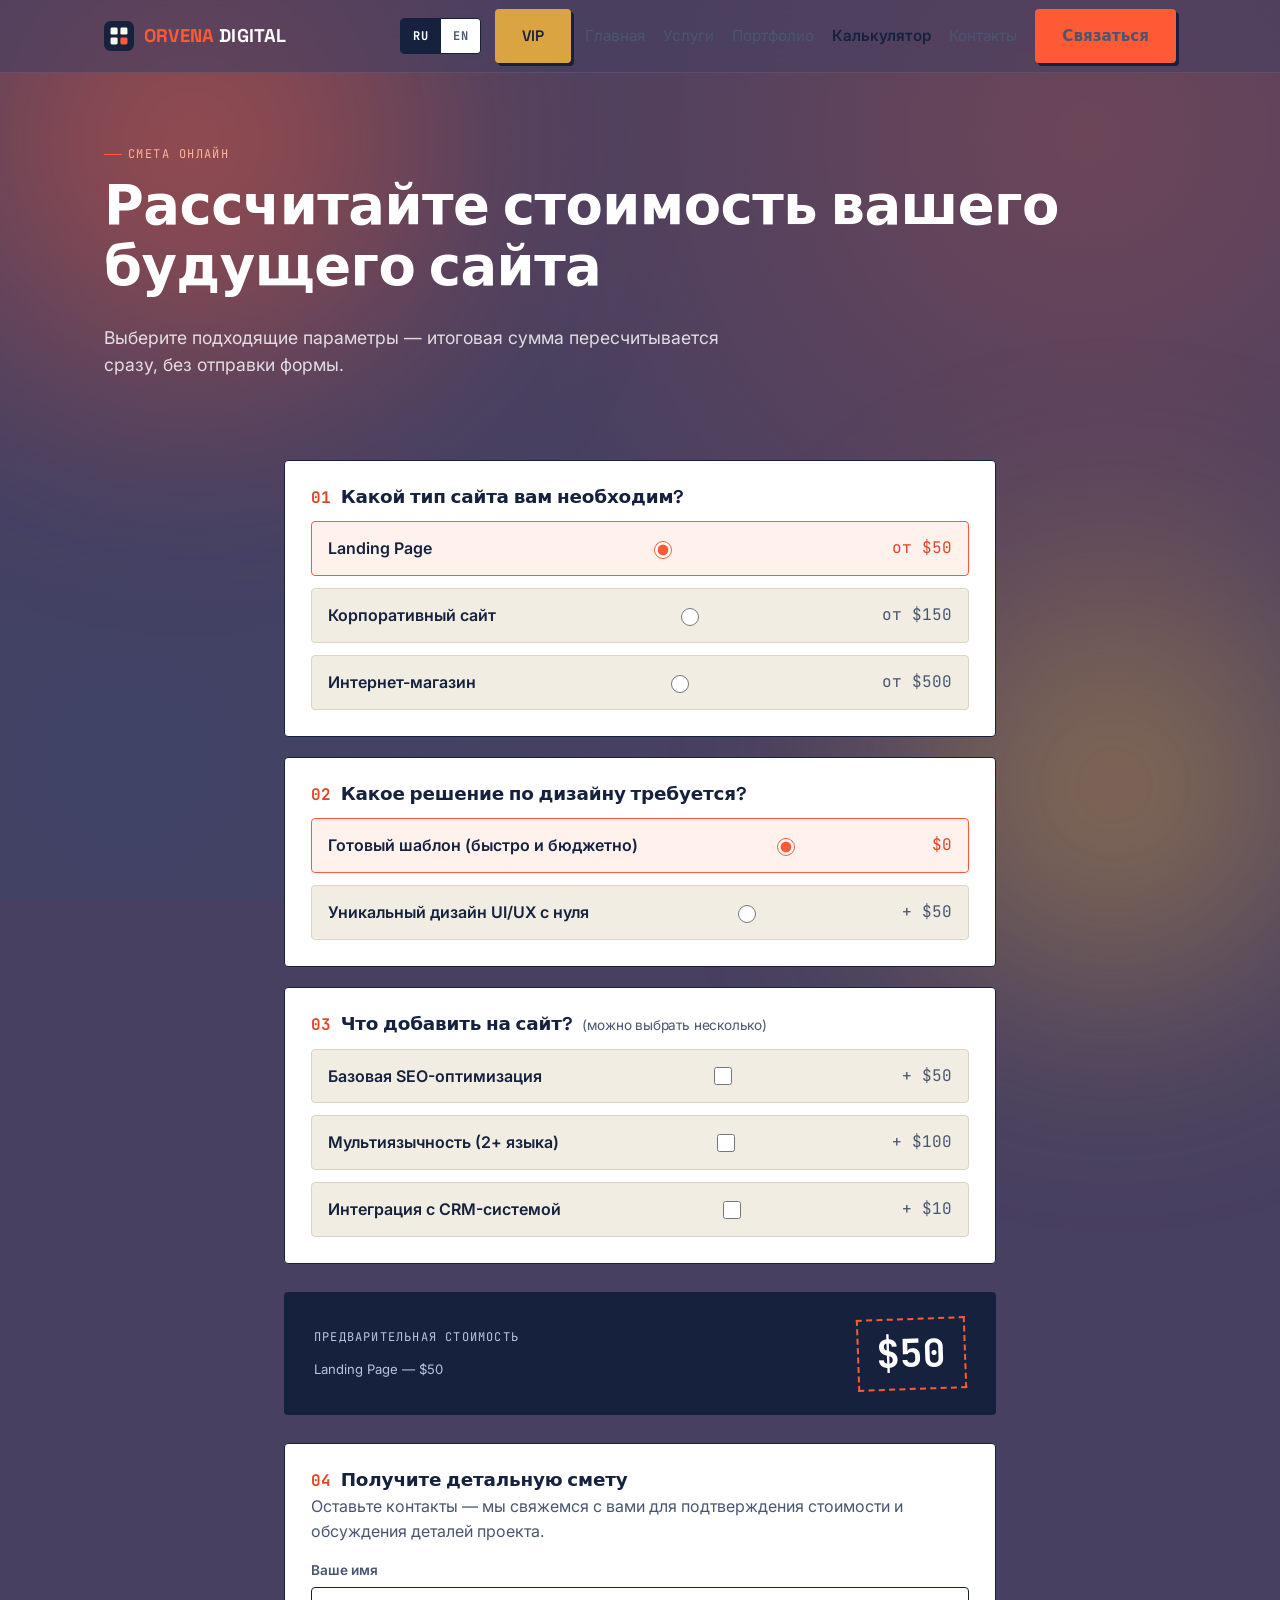
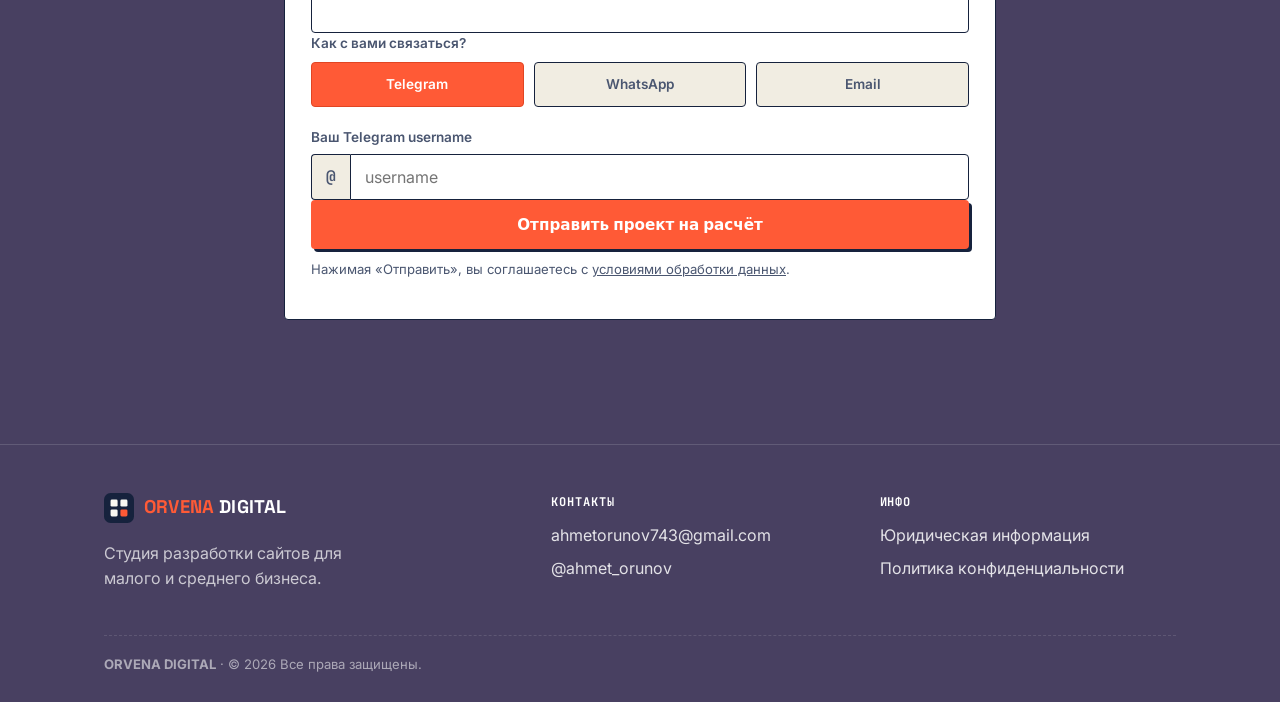
<file: calculator.html>
<!doctype html>
<html lang="ru">
<head>
  <meta charset="UTF-8">
  <meta name="viewport" content="width=device-width, initial-scale=1.0">
  <title>Калькулятор стоимости разработки сайта | ORVENA DIGITAL</title>
  <meta name="description" content="Рассчитайте предварительную стоимость вашего сайта онлайн: выберите тип сайта, дизайн и нужные опции — итог обновляется сразу.">

  <meta property="og:type" content="website">
  <meta property="og:title" content="Калькулятор стоимости разработки сайта | ORVENA DIGITAL">
  <meta property="og:description" content="Выберите параметры — получите предварительную смету за 2 минуты.">
  <meta property="og:image" content="https://ahmetorunov743.github.io/WebCraft/images.jfif">
  <meta property="og:url" content="https://ahmetorunov743.github.io/WebCraft/calculator.html">

  <link rel="icon" type="image/svg+xml" href="favicon.svg">
  <link rel="preconnect" href="https://fonts.googleapis.com">
  <link rel="preconnect" href="https://fonts.gstatic.com" crossorigin>
  <link href="https://fonts.googleapis.com/css2?family=Space+Grotesk:wght@500;700&family=Inter:wght@400;500;600&family=JetBrains+Mono:wght@400;600&display=swap" rel="stylesheet">
  <link rel="stylesheet" href="style.css">
</head>
<body>
  <a class="skip-link" href="#main" data-i18n="skip_link">Перейти к содержимому</a>

  <header class="site-header">
    <div class="wrap">
      <a class="logo" href="index.html">
        <svg class="logo-mark" viewBox="0 0 64 64" aria-hidden="true" focusable="false">
          <rect width="64" height="64" rx="14" fill="#16223D"/>
          <rect x="14" y="14" width="15" height="15" rx="3" fill="#FAF8F2"/>
          <rect x="35" y="14" width="15" height="15" rx="3" fill="#FAF8F2"/>
          <rect x="14" y="35" width="15" height="15" rx="3" fill="#FAF8F2"/>
          <rect x="35" y="35" width="15" height="15" rx="3" fill="#FF5A36"/>
        </svg>
        <span class="logo-text"><b>ORVENA</b> DIGITAL</span>
      </a>
      <div class="header-right">
        <div class="lang-toggle" data-lang-toggle role="group" aria-label="Язык / Language">
          <button type="button" class="lang-btn" data-lang="ru" aria-pressed="true">RU</button>
          <button type="button" class="lang-btn" data-lang="en" aria-pressed="false">EN</button>
        </div>
        <a class="btn btn-vip" href="vip.html" data-i18n="nav_vip">VIP</a>
      <button class="nav-toggle" aria-label="Открыть меню" aria-expanded="false">
        <span></span>
      </button>
      <nav class="main-nav">
        <ul>
          <li><a href="index.html" data-i18n="nav_home">Главная</a></li>
          <li><a href="index.html#services" data-i18n="nav_services">Услуги</a></li>
          <li><a href="index.html#portfolio" data-i18n="nav_portfolio">Портфолио</a></li>
          <li><a href="calculator.html" aria-current="page" data-i18n="nav_calculator">Калькулятор</a></li>
          <li><a href="contacts.html" data-i18n="nav_contacts">Контакты</a></li>
        </ul>
        <a class="btn btn-primary" href="contacts.html" data-i18n="nav_cta_contacts">Связаться</a>
      </nav>
      </div>
    </div>
  </header>

  <main id="main">
    <section class="section page-intro" style="padding-bottom:0;">
      <div class="wrap">
        <p class="eyebrow" data-i18n="calc_eyebrow">Смета онлайн</p>
        <h1 data-i18n="calc_h1">Рассчитайте стоимость вашего будущего сайта</h1>
        <p class="lede" data-i18n="calc_lede">Выберите подходящие параметры — итоговая сумма пересчитывается сразу, без отправки формы.</p>
      </div>
    </section>

    <section class="section">
      <div class="wrap" style="max-width:760px;">
        <form data-calculator action="https://formspree.io/f/mojojoqe" method="POST">
          <input type="hidden" name="_subject" value="Заявка с калькулятора ORVENA DIGITAL">
          <input type="hidden" name="subject" value="Заявка с калькулятора ORVENA DIGITAL">
          <input type="hidden" name="_next" value="https://ahmetorunov743.github.io/WebCraft/thanks.html">

          <div class="calc-step">
            <h3><span class="num">01</span> <span data-i18n="calc_step1_h3">Какой тип сайта вам необходим?</span></h3>
            <div class="option-grid">
              <label class="option-card">
                <span class="opt-label">Landing Page</span>
                <input type="radio" name="site-type" value="landing" data-label="Landing Page" checked>
                <span class="opt-price">от $50</span>
              </label>
              <label class="option-card">
                <span class="opt-label">Корпоративный сайт</span>
                <input type="radio" name="site-type" value="corporate" data-label="Корпоративный сайт">
                <span class="opt-price">от $150</span>
              </label>
              <label class="option-card">
                <span class="opt-label">Интернет-магазин</span>
                <input type="radio" name="site-type" value="shop" data-label="Интернет-магазин">
                <span class="opt-price">от $500</span>
              </label>
            </div>
          </div>

          <div class="calc-step">
            <h3><span class="num">02</span> <span data-i18n="calc_step2_h3">Какое решение по дизайну требуется?</span></h3>
            <div class="option-grid">
              <label class="option-card">
                <span class="opt-label">Готовый шаблон (быстро и бюджетно)</span>
                <input type="radio" name="design-type" value="template" data-label="Готовый шаблон" checked>
                <span class="opt-price">$0</span>
              </label>
              <label class="option-card">
                <span class="opt-label">Уникальный дизайн UI/UX с нуля</span>
                <input type="radio" name="design-type" value="custom" data-label="Уникальный дизайн UI/UX">
                <span class="opt-price">+ $50</span>
              </label>
            </div>
          </div>

          <div class="calc-step">
            <h3><span class="num">03</span> <span data-i18n="calc_step3_h3">Что добавить на сайт?</span> <span style="font-family:var(--font-body); font-weight:400; font-size:.85rem; color:var(--ink-soft);" data-i18n="calc_step3_hint">(можно выбрать несколько)</span></h3>
            <div class="option-grid">
              <label class="option-card">
                <span class="opt-label">Базовая SEO-оптимизация</span>
                <input type="checkbox" name="addon" value="seo" data-label="Базовая SEO-оптимизация">
                <span class="opt-price">+ $50</span>
              </label>
              <label class="option-card">
                <span class="opt-label">Мультиязычность (2+ языка)</span>
                <input type="checkbox" name="addon" value="multilang" data-label="Мультиязычность">
                <span class="opt-price">+ $100</span>
              </label>
              <label class="option-card">
                <span class="opt-label">Интеграция с CRM-системой</span>
                <input type="checkbox" name="addon" value="crm" data-label="Интеграция с CRM">
                <span class="opt-price">+ $10</span>
              </label>
            </div>
          </div>

          <div class="calc-total-stamp">
            <div>
              <p class="label">Предварительная стоимость</p>
              <p class="form-note" data-total-breakdown style="color:#B9C4DC; margin:4px 0 0;">Выберите параметры выше</p>
            </div>
            <div class="amount" data-total-amount>$50</div>
          </div>

          <div class="calc-step">
            <h3><span class="num">04</span> <span data-i18n="calc_step4_h3">Получите детальную смету</span></h3>
            <p style="color:var(--ink-soft); margin-top:-6px;">Оставьте контакты — мы свяжемся с вами для подтверждения стоимости и обсуждения деталей проекта.</p>

            <div class="field">
              <label for="calc-name">Ваше имя</label>
              <input type="text" id="calc-name" name="Имя" required>
            </div>

            <div class="field">
              <label>Как с вами связаться?</label>
              <div class="method-toggle">
                <label class="method-option">
                  <input type="radio" name="Способ связи" value="Telegram" checked>
                  <span>Telegram</span>
                </label>
                <label class="method-option">
                  <input type="radio" name="Способ связи" value="WhatsApp">
                  <span>WhatsApp</span>
                </label>
                <label class="method-option">
                  <input type="radio" name="Способ связи" value="Email">
                  <span>Email</span>
                </label>
              </div>

              <div class="method-field" data-method-field="Telegram">
                <label for="calc-telegram">Ваш Telegram username</label>
                <div class="input-prefix">
                  <span class="prefix">@</span>
                  <input type="text" id="calc-telegram" name="Telegram" placeholder="username" required>
                </div>
              </div>

              <div class="method-field" data-method-field="WhatsApp" hidden>
                <label for="calc-phone">Номер WhatsApp</label>
                <div class="phone-row">
                  <div class="country-select" data-country-select>
                    <button type="button" class="country-select-btn" aria-haspopup="listbox" aria-expanded="false" aria-label="Код страны">
                      <span data-country-display>+993</span>
                    </button>
                    <ul class="country-select-list" role="listbox" hidden>
                      <li role="option" tabindex="0" aria-selected="true" data-code="+993" data-groups="2,2,2,2" data-placeholder="61 64 77 66">Туркменистан +993</li>
                      <li role="option" tabindex="0" aria-selected="false" data-code="+7" data-groups="3,3,2,2" data-placeholder="912 345 67 89">Россия +7</li>
                      <li role="option" tabindex="0" aria-selected="false" data-code="+7" data-groups="3,3,2,2" data-placeholder="701 234 56 78">Казахстан +7</li>
                      <li role="option" tabindex="0" aria-selected="false" data-code="+375" data-groups="2,3,2,2" data-placeholder="29 123 45 67">Беларусь +375</li>
                      <li role="option" tabindex="0" aria-selected="false" data-code="+380" data-groups="2,3,2,2" data-placeholder="50 123 45 67">Украина +380</li>
                      <li role="option" tabindex="0" aria-selected="false" data-code="+998" data-groups="2,3,2,2" data-placeholder="90 123 45 67">Узбекистан +998</li>
                      <li role="option" tabindex="0" aria-selected="false" data-code="+992" data-groups="2,3,2,2" data-placeholder="91 123 45 67">Таджикистан +992</li>
                      <li role="option" tabindex="0" aria-selected="false" data-code="+996" data-groups="3,3,3" data-placeholder="700 123 456">Кыргызстан +996</li>
                      <li role="option" tabindex="0" aria-selected="false" data-code="+374" data-groups="2,2,2,2" data-placeholder="77 12 34 56">Армения +374</li>
                      <li role="option" tabindex="0" aria-selected="false" data-code="+994" data-groups="2,3,2,2" data-placeholder="50 123 45 67">Азербайджан +994</li>
                      <li role="option" tabindex="0" aria-selected="false" data-code="+373" data-groups="2,2,2,2" data-placeholder="69 12 34 56">Молдова +373</li>
                      <li role="option" tabindex="0" aria-selected="false" data-code="+995" data-groups="3,2,2,2" data-placeholder="555 12 34 56">Грузия +995</li>
                    </ul>
                    <input type="hidden" name="Код страны" value="+993" data-country-value>
                  </div>
                  <input type="tel" id="calc-phone" name="Номер WhatsApp" inputmode="numeric" placeholder="61 64 77 66" data-phone-input data-groups="2,2,2,2" disabled required>
                </div>
              </div>

              <div class="method-field" data-method-field="Email" hidden>
                <label for="calc-email">Ваш email</label>
                <input type="email" id="calc-email" name="Email" placeholder="you@example.com" disabled required>
              </div>
            </div>

            <input type="hidden" name="WhatsApp ссылка" data-whatsapp-combined>

            <input type="hidden" name="Смета" data-summary-field>

            <button class="btn btn-primary btn-block" type="submit">Отправить проект на расчёт</button>
            <p class="form-note">Нажимая «Отправить», вы соглашаетесь с <a href="legal.html">условиями обработки данных</a>.</p>
          </div>
        </form>
      </div>
    </section>
  </main>

  <footer class="site-footer">
    <div class="wrap">
      <div class="footer-grid">
        <div>
          <a class="logo" href="index.html">
        <svg class="logo-mark" viewBox="0 0 64 64" aria-hidden="true" focusable="false">
          <rect width="64" height="64" rx="14" fill="#16223D"/>
          <rect x="14" y="14" width="15" height="15" rx="3" fill="#FAF8F2"/>
          <rect x="35" y="14" width="15" height="15" rx="3" fill="#FAF8F2"/>
          <rect x="14" y="35" width="15" height="15" rx="3" fill="#FAF8F2"/>
          <rect x="35" y="35" width="15" height="15" rx="3" fill="#FF5A36"/>
        </svg>
        <span class="logo-text"><b>ORVENA</b> DIGITAL</span>
      </a>
          <p style="margin-top:12px; max-width:280px;" data-i18n="footer_tagline">Студия разработки сайтов для малого и среднего бизнеса.</p>
        </div>
        <div>
          <h4 data-i18n="footer_contacts_h">Контакты</h4>
          <ul>
            <li><a href="mailto:ahmetorunov743@gmail.com">ahmetorunov743@gmail.com</a></li>
            <li><a href="https://t.me/ahmet_orunov">@ahmet_orunov</a></li>
          </ul>
        </div>
        <div>
          <h4 data-i18n="footer_info_h">Инфо</h4>
          <ul>
            <li><a href="legal.html" data-i18n="footer_legal">Юридическая информация</a></li>
            <li><a href="privacy.html" data-i18n="footer_privacy">Политика конфиденциальности</a></li>
          </ul>
        </div>
      </div>
      <div class="footer-bottom">
        <span><b>ORVENA DIGITAL</b> · © <span data-year>2026</span> <span data-i18n="footer_rights">Все права защищены.</span></span>
      </div>
    </div>
  </footer>

  <script src="script.js"></script>
</body>
</html>
</file>
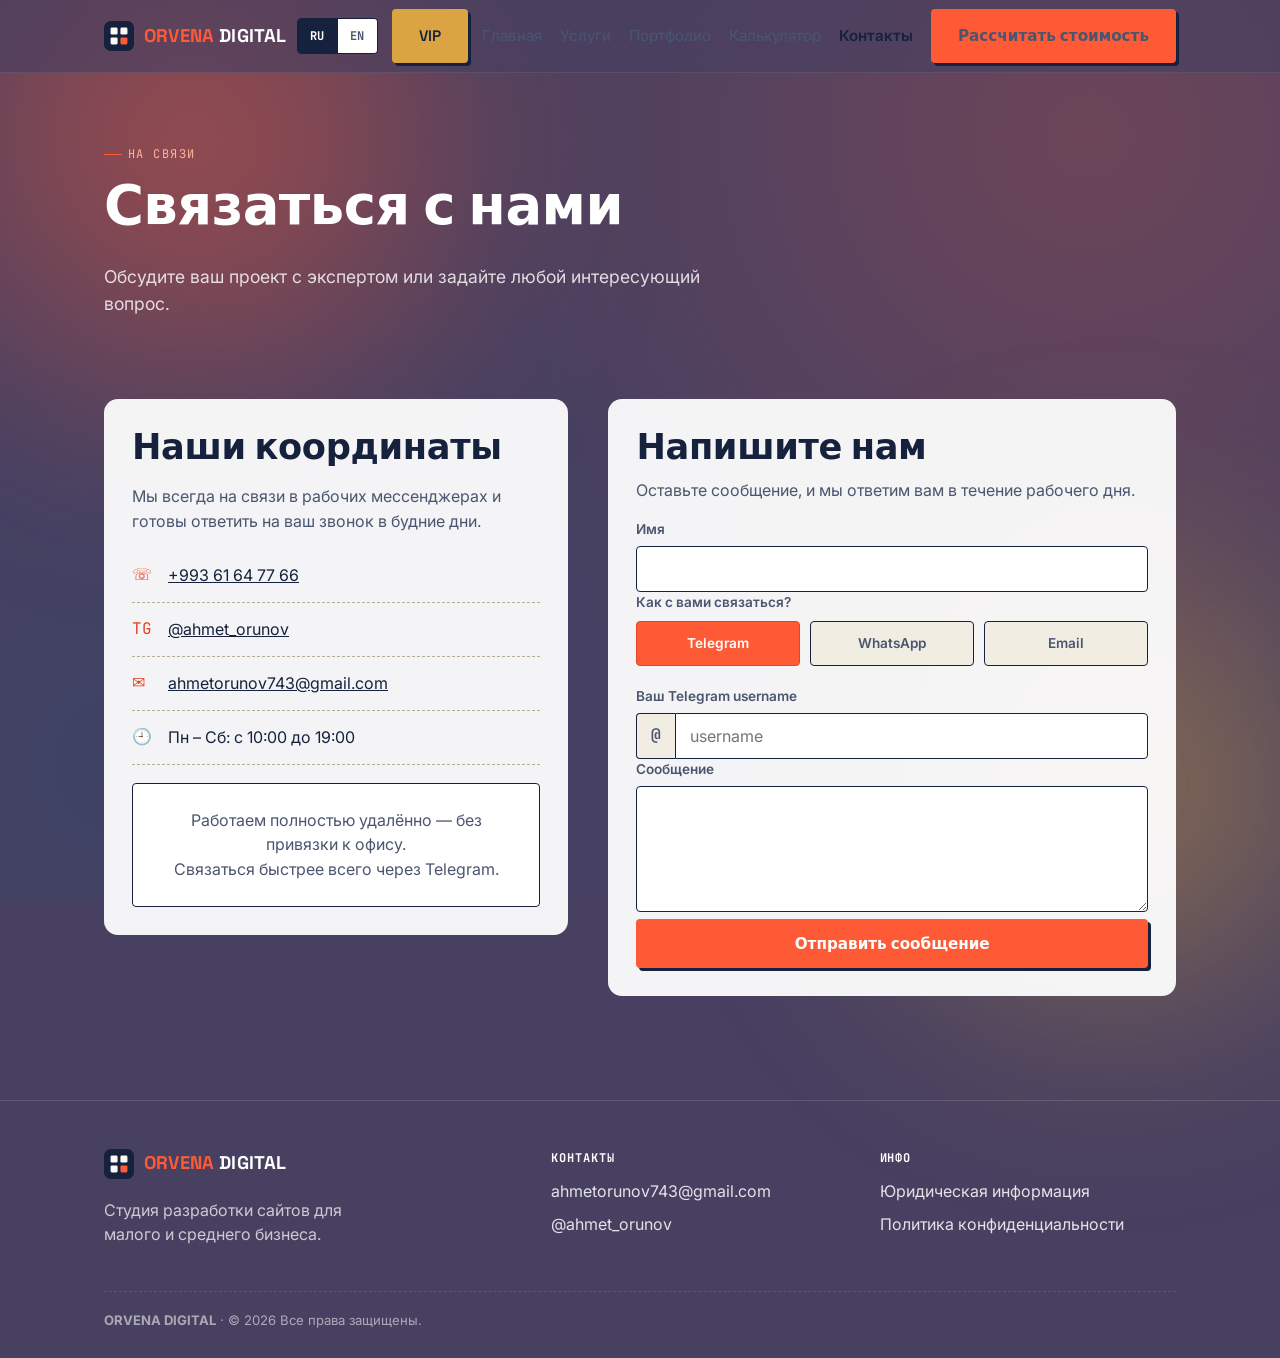
<file: contacts.html>
<!doctype html>
<html lang="ru">
<head>
  <meta charset="UTF-8">
  <meta name="viewport" content="width=device-width, initial-scale=1.0">
  <title>Контакты веб-студии | ORVENA DIGITAL</title>
  <meta name="description" content="Свяжитесь со студией ORVENA DIGITAL: телефон, Telegram и email для обсуждения проекта. Отвечаем в будние дни с 10:00 до 19:00.">

  <meta property="og:type" content="website">
  <meta property="og:title" content="Контакты веб-студии | ORVENA DIGITAL">
  <meta property="og:description" content="Свяжитесь со студией ORVENA DIGITAL по телефону, в Telegram или email.">
  <meta property="og:image" content="https://ahmetorunov743.github.io/WebCraft/images.jfif">
  <meta property="og:url" content="https://ahmetorunov743.github.io/WebCraft/contacts.html">

  <link rel="icon" type="image/svg+xml" href="favicon.svg">
  <link rel="preconnect" href="https://fonts.googleapis.com">
  <link rel="preconnect" href="https://fonts.gstatic.com" crossorigin>
  <link href="https://fonts.googleapis.com/css2?family=Space+Grotesk:wght@500;700&family=Inter:wght@400;500;600&family=JetBrains+Mono:wght@400;600&display=swap" rel="stylesheet">
  <link rel="stylesheet" href="style.css">
</head>
<body>
  <a class="skip-link" href="#main" data-i18n="skip_link">Перейти к содержимому</a>

  <header class="site-header">
    <div class="wrap">
      <a class="logo" href="index.html">
        <svg class="logo-mark" viewBox="0 0 64 64" aria-hidden="true" focusable="false">
          <rect width="64" height="64" rx="14" fill="#16223D"/>
          <rect x="14" y="14" width="15" height="15" rx="3" fill="#FAF8F2"/>
          <rect x="35" y="14" width="15" height="15" rx="3" fill="#FAF8F2"/>
          <rect x="14" y="35" width="15" height="15" rx="3" fill="#FAF8F2"/>
          <rect x="35" y="35" width="15" height="15" rx="3" fill="#FF5A36"/>
        </svg>
        <span class="logo-text"><b>ORVENA</b> DIGITAL</span>
      </a>
      <div class="header-right">
        <div class="lang-toggle" data-lang-toggle role="group" aria-label="Язык / Language">
          <button type="button" class="lang-btn" data-lang="ru" aria-pressed="true">RU</button>
          <button type="button" class="lang-btn" data-lang="en" aria-pressed="false">EN</button>
        </div>
        <a class="btn btn-vip" href="vip.html" data-i18n="nav_vip">VIP</a>
      <button class="nav-toggle" aria-label="Открыть меню" aria-expanded="false">
        <span></span>
      </button>
      <nav class="main-nav">
        <ul>
          <li><a href="index.html" data-i18n="nav_home">Главная</a></li>
          <li><a href="index.html#services" data-i18n="nav_services">Услуги</a></li>
          <li><a href="index.html#portfolio" data-i18n="nav_portfolio">Портфолио</a></li>
          <li><a href="calculator.html" data-i18n="nav_calculator">Калькулятор</a></li>
          <li><a href="contacts.html" aria-current="page" data-i18n="nav_contacts">Контакты</a></li>
        </ul>
        <a class="btn btn-primary" href="calculator.html" data-i18n="nav_cta">Рассчитать стоимость</a>
      </nav>
      </div>
    </div>
  </header>

  <main id="main">
    <section class="section page-intro" style="padding-bottom:0;">
      <div class="wrap">
        <p class="eyebrow" data-i18n="contacts_eyebrow">На связи</p>
        <h1 data-i18n="contacts_h1">Связаться с нами</h1>
        <p class="lede" data-i18n="contacts_lede">Обсудите ваш проект с экспертом или задайте любой интересующий вопрос.</p>
      </div>
    </section>

    <section class="section">
      <div class="wrap contact-grid">
        <div>
          <h2 data-i18n="contacts_coords_h2">Наши координаты</h2>
          <p style="color:var(--ink-soft);" data-i18n="contacts_coords_p">Мы всегда на связи в рабочих мессенджерах и готовы ответить на ваш звонок в будние дни.</p>
          <ul class="contact-list">
            <li><span class="ico">☏</span> <a href="tel:+99361647766">+993 61 64 77 66</a></li>
            <li><span class="ico">TG</span> <a href="https://t.me/ahmet_orunov">@ahmet_orunov</a></li>
            <li><span class="ico">✉</span> <a href="mailto:ahmetorunov743@gmail.com">ahmetorunov743@gmail.com</a></li>
            <li><span class="ico">🕘</span> <span data-i18n="contacts_hours">Пн – Сб: с 10:00 до 19:00</span></li>
          </ul>
          <div class="map-frame" style="padding:24px; text-align:center; color:var(--ink-soft);">
            <p style="margin:0;" data-i18n-html="contacts_remote_p">Работаем полностью удалённо — без привязки к офису.<br>Связаться быстрее всего через Telegram.</p>
          </div>
        </div>

        <div>
          <h2 data-i18n="contacts_form_h2">Напишите нам</h2>
          <p style="color:var(--ink-soft); margin-top:-6px;" data-i18n="contacts_form_p">Оставьте сообщение, и мы ответим вам в течение рабочего дня.</p>
          <form action="https://formspree.io/f/mojojoqe" method="POST">
            <input type="hidden" name="_subject" value="Сообщение с сайта ORVENA DIGITAL">
            <input type="hidden" name="subject" value="Сообщение с сайта ORVENA DIGITAL">
            <input type="hidden" name="_next" value="https://ahmetorunov743.github.io/WebCraft/thanks.html">
            <div class="field">
              <label for="c-name" data-i18n="field_name">Имя</label>
              <input type="text" id="c-name" name="Имя" required>
            </div>

            <div class="field">
              <label data-i18n="field_method">Как с вами связаться?</label>
              <div class="method-toggle">
                <label class="method-option">
                  <input type="radio" name="Способ связи" value="Telegram" checked>
                  <span>Telegram</span>
                </label>
                <label class="method-option">
                  <input type="radio" name="Способ связи" value="WhatsApp">
                  <span>WhatsApp</span>
                </label>
                <label class="method-option">
                  <input type="radio" name="Способ связи" value="Email">
                  <span>Email</span>
                </label>
              </div>

              <div class="method-field" data-method-field="Telegram">
                <label for="c-telegram" data-i18n="field_telegram_label">Ваш Telegram username</label>
                <div class="input-prefix">
                  <span class="prefix">@</span>
                  <input type="text" id="c-telegram" name="Telegram" placeholder="username" data-i18n-placeholder="field_telegram_placeholder" required>
                </div>
              </div>

              <div class="method-field" data-method-field="WhatsApp" hidden>
                <label for="c-phone" data-i18n="field_whatsapp_label">Номер WhatsApp</label>
                <div class="phone-row">
                  <div class="country-select" data-country-select>
                    <button type="button" class="country-select-btn" aria-haspopup="listbox" aria-expanded="false" aria-label="Код страны">
                      <span data-country-display>+993</span>
                    </button>
                    <ul class="country-select-list" role="listbox" hidden>
                      <li role="option" tabindex="0" aria-selected="true" data-code="+993" data-groups="2,2,2,2" data-placeholder="61 64 77 66">Туркменистан +993</li>
                      <li role="option" tabindex="0" aria-selected="false" data-code="+7" data-groups="3,3,2,2" data-placeholder="912 345 67 89">Россия +7</li>
                      <li role="option" tabindex="0" aria-selected="false" data-code="+7" data-groups="3,3,2,2" data-placeholder="701 234 56 78">Казахстан +7</li>
                      <li role="option" tabindex="0" aria-selected="false" data-code="+375" data-groups="2,3,2,2" data-placeholder="29 123 45 67">Беларусь +375</li>
                      <li role="option" tabindex="0" aria-selected="false" data-code="+380" data-groups="2,3,2,2" data-placeholder="50 123 45 67">Украина +380</li>
                      <li role="option" tabindex="0" aria-selected="false" data-code="+998" data-groups="2,3,2,2" data-placeholder="90 123 45 67">Узбекистан +998</li>
                      <li role="option" tabindex="0" aria-selected="false" data-code="+992" data-groups="2,3,2,2" data-placeholder="91 123 45 67">Таджикистан +992</li>
                      <li role="option" tabindex="0" aria-selected="false" data-code="+996" data-groups="3,3,3" data-placeholder="700 123 456">Кыргызстан +996</li>
                      <li role="option" tabindex="0" aria-selected="false" data-code="+374" data-groups="2,2,2,2" data-placeholder="77 12 34 56">Армения +374</li>
                      <li role="option" tabindex="0" aria-selected="false" data-code="+994" data-groups="2,3,2,2" data-placeholder="50 123 45 67">Азербайджан +994</li>
                      <li role="option" tabindex="0" aria-selected="false" data-code="+373" data-groups="2,2,2,2" data-placeholder="69 12 34 56">Молдова +373</li>
                      <li role="option" tabindex="0" aria-selected="false" data-code="+995" data-groups="3,2,2,2" data-placeholder="555 12 34 56">Грузия +995</li>
                    </ul>
                    <input type="hidden" name="Код страны" value="+993" data-country-value>
                  </div>
                  <input type="tel" id="c-phone" name="Номер WhatsApp" inputmode="numeric" placeholder="61 64 77 66" data-phone-input data-groups="2,2,2,2" disabled required>
                </div>
              </div>

              <div class="method-field" data-method-field="Email" hidden>
                <label for="c-email" data-i18n="field_email_label">Ваш email</label>
                <input type="email" id="c-email" name="Email" placeholder="you@example.com" disabled required>
              </div>
            </div>

            <input type="hidden" name="WhatsApp ссылка" data-whatsapp-combined>

            <div class="field">
              <label for="c-message" data-i18n="field_message_label">Сообщение</label>
              <textarea id="c-message" name="Сообщение" rows="5" required></textarea>
            </div>
            <button class="btn btn-primary btn-block" type="submit" data-i18n="btn_send_message">Отправить сообщение</button>
          </form>
        </div>
      </div>
    </section>
  </main>

  <footer class="site-footer">
    <div class="wrap">
      <div class="footer-grid">
        <div>
          <a class="logo" href="index.html">
        <svg class="logo-mark" viewBox="0 0 64 64" aria-hidden="true" focusable="false">
          <rect width="64" height="64" rx="14" fill="#16223D"/>
          <rect x="14" y="14" width="15" height="15" rx="3" fill="#FAF8F2"/>
          <rect x="35" y="14" width="15" height="15" rx="3" fill="#FAF8F2"/>
          <rect x="14" y="35" width="15" height="15" rx="3" fill="#FAF8F2"/>
          <rect x="35" y="35" width="15" height="15" rx="3" fill="#FF5A36"/>
        </svg>
        <span class="logo-text"><b>ORVENA</b> DIGITAL</span>
      </a>
          <p style="margin-top:12px; max-width:280px;" data-i18n="footer_tagline">Студия разработки сайтов для малого и среднего бизнеса.</p>
        </div>
        <div>
          <h4 data-i18n="footer_contacts_h">Контакты</h4>
          <ul>
            <li><a href="mailto:ahmetorunov743@gmail.com">ahmetorunov743@gmail.com</a></li>
            <li><a href="https://t.me/ahmet_orunov">@ahmet_orunov</a></li>
          </ul>
        </div>
        <div>
          <h4 data-i18n="footer_info_h">Инфо</h4>
          <ul>
            <li><a href="legal.html" data-i18n="footer_legal">Юридическая информация</a></li>
            <li><a href="privacy.html" data-i18n="footer_privacy">Политика конфиденциальности</a></li>
          </ul>
        </div>
      </div>
      <div class="footer-bottom">
        <span><b>ORVENA DIGITAL</b> · © <span data-year>2026</span> <span data-i18n="footer_rights">Все права защищены.</span></span>
      </div>
    </div>
  </footer>

  <script src="script.js"></script>
</body>
</html>
</file>
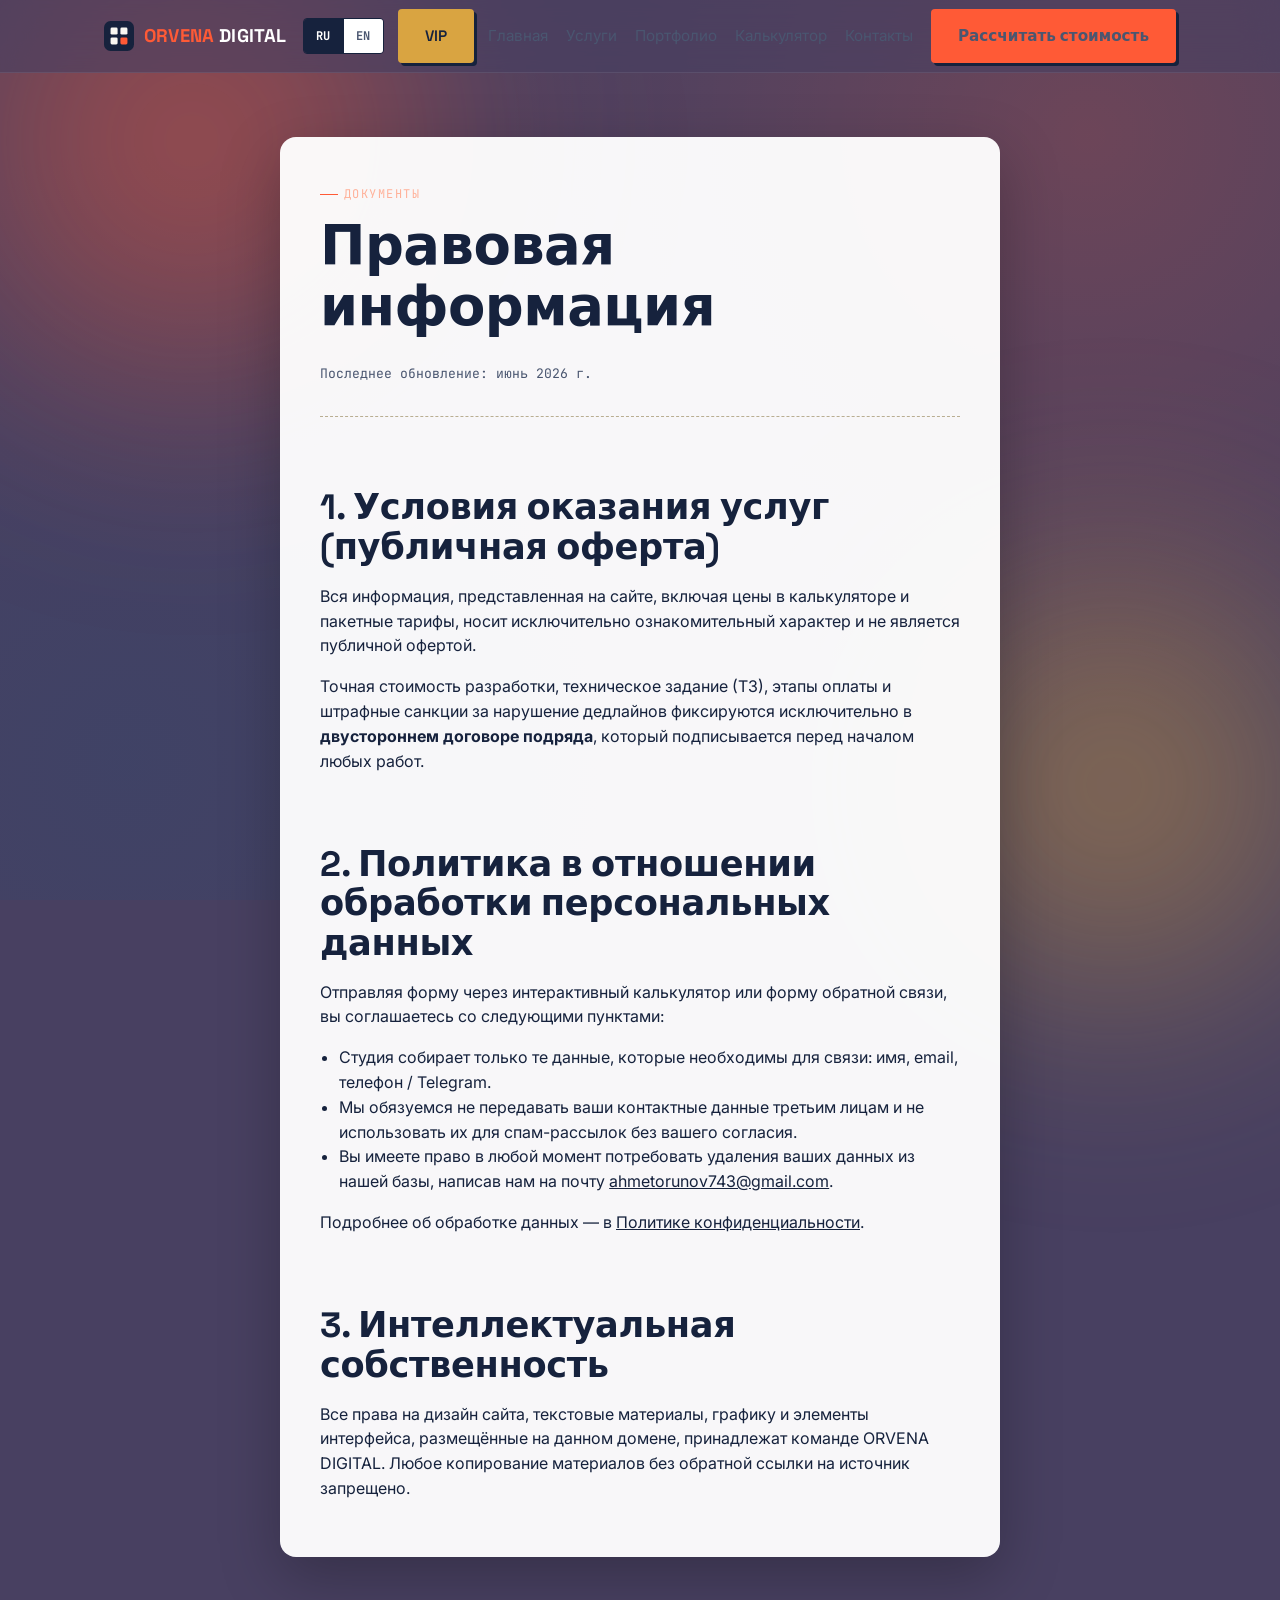
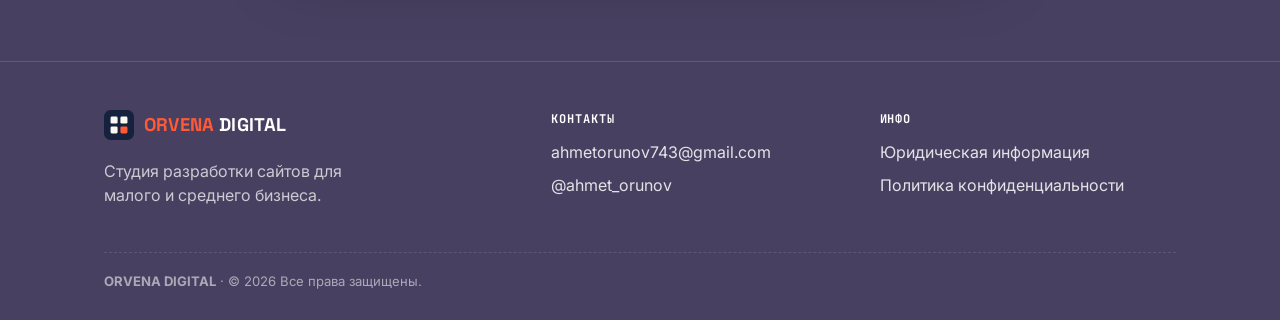
<file: legal.html>
<!doctype html>
<html lang="ru">
<head>
  <meta charset="UTF-8">
  <meta name="viewport" content="width=device-width, initial-scale=1.0">
  <title>Юридическая информация и правовые документы | ORVENA DIGITAL</title>
  <meta name="description" content="Условия оказания услуг, обработка персональных данных и интеллектуальная собственность студии ORVENA DIGITAL.">

  <link rel="icon" type="image/svg+xml" href="favicon.svg">
  <link rel="preconnect" href="https://fonts.googleapis.com">
  <link rel="preconnect" href="https://fonts.gstatic.com" crossorigin>
  <link href="https://fonts.googleapis.com/css2?family=Space+Grotesk:wght@500;700&family=Inter:wght@400;500;600&family=JetBrains+Mono:wght@400;600&display=swap" rel="stylesheet">
  <link rel="stylesheet" href="style.css">
</head>
<body>
  <a class="skip-link" href="#main" data-i18n="skip_link">Перейти к содержимому</a>

  <header class="site-header">
    <div class="wrap">
      <a class="logo" href="index.html">
        <svg class="logo-mark" viewBox="0 0 64 64" aria-hidden="true" focusable="false">
          <rect width="64" height="64" rx="14" fill="#16223D"/>
          <rect x="14" y="14" width="15" height="15" rx="3" fill="#FAF8F2"/>
          <rect x="35" y="14" width="15" height="15" rx="3" fill="#FAF8F2"/>
          <rect x="14" y="35" width="15" height="15" rx="3" fill="#FAF8F2"/>
          <rect x="35" y="35" width="15" height="15" rx="3" fill="#FF5A36"/>
        </svg>
        <span class="logo-text"><b>ORVENA</b> DIGITAL</span>
      </a>
      <div class="header-right">
        <div class="lang-toggle" data-lang-toggle role="group" aria-label="Язык / Language">
          <button type="button" class="lang-btn" data-lang="ru" aria-pressed="true">RU</button>
          <button type="button" class="lang-btn" data-lang="en" aria-pressed="false">EN</button>
        </div>
        <a class="btn btn-vip" href="vip.html" data-i18n="nav_vip">VIP</a>
      <button class="nav-toggle" aria-label="Открыть меню" aria-expanded="false">
        <span></span>
      </button>
      <nav class="main-nav">
        <ul>
          <li><a href="index.html" data-i18n="nav_home">Главная</a></li>
          <li><a href="index.html#services" data-i18n="nav_services">Услуги</a></li>
          <li><a href="index.html#portfolio" data-i18n="nav_portfolio">Портфолио</a></li>
          <li><a href="calculator.html" data-i18n="nav_calculator">Калькулятор</a></li>
          <li><a href="contacts.html" data-i18n="nav_contacts">Контакты</a></li>
        </ul>
        <a class="btn btn-primary" href="calculator.html" data-i18n="nav_cta">Рассчитать стоимость</a>
      </nav>
      </div>
    </div>
  </header>

  <main id="main">
    <section class="section">
      <div class="wrap prose">
        <p class="eyebrow">Документы</p>
        <h1>Правовая информация</h1>
        <p class="updated">Последнее обновление: июнь 2026 г.</p>
        <hr>

        <h2>1. Условия оказания услуг (публичная оферта)</h2>
        <p>Вся информация, представленная на сайте, включая цены в калькуляторе и пакетные тарифы, носит исключительно ознакомительный характер и не является публичной офертой.</p>
        <p>Точная стоимость разработки, техническое задание (ТЗ), этапы оплаты и штрафные санкции за нарушение дедлайнов фиксируются исключительно в <strong>двустороннем договоре подряда</strong>, который подписывается перед началом любых работ.</p>

        <h2>2. Политика в отношении обработки персональных данных</h2>
        <p>Отправляя форму через интерактивный калькулятор или форму обратной связи, вы соглашаетесь со следующими пунктами:</p>
        <ul>
          <li>Студия собирает только те данные, которые необходимы для связи: имя, email, телефон / Telegram.</li>
          <li>Мы обязуемся не передавать ваши контактные данные третьим лицам и не использовать их для спам-рассылок без вашего согласия.</li>
          <li>Вы имеете право в любой момент потребовать удаления ваших данных из нашей базы, написав нам на почту <a href="mailto:ahmetorunov743@gmail.com">ahmetorunov743@gmail.com</a>.</li>
        </ul>
        <p>Подробнее об обработке данных — в <a href="privacy.html">Политике конфиденциальности</a>.</p>

        <h2>3. Интеллектуальная собственность</h2>
        <p>Все права на дизайн сайта, текстовые материалы, графику и элементы интерфейса, размещённые на данном домене, принадлежат команде ORVENA DIGITAL. Любое копирование материалов без обратной ссылки на источник запрещено.</p>
      </div>
    </section>
  </main>

  <footer class="site-footer">
    <div class="wrap">
      <div class="footer-grid">
        <div>
          <a class="logo" href="index.html">
        <svg class="logo-mark" viewBox="0 0 64 64" aria-hidden="true" focusable="false">
          <rect width="64" height="64" rx="14" fill="#16223D"/>
          <rect x="14" y="14" width="15" height="15" rx="3" fill="#FAF8F2"/>
          <rect x="35" y="14" width="15" height="15" rx="3" fill="#FAF8F2"/>
          <rect x="14" y="35" width="15" height="15" rx="3" fill="#FAF8F2"/>
          <rect x="35" y="35" width="15" height="15" rx="3" fill="#FF5A36"/>
        </svg>
        <span class="logo-text"><b>ORVENA</b> DIGITAL</span>
      </a>
          <p style="margin-top:12px; max-width:280px;" data-i18n="footer_tagline">Студия разработки сайтов для малого и среднего бизнеса.</p>
        </div>
        <div>
          <h4 data-i18n="footer_contacts_h">Контакты</h4>
          <ul>
            <li><a href="mailto:ahmetorunov743@gmail.com">ahmetorunov743@gmail.com</a></li>
            <li><a href="https://t.me/ahmet_orunov">@ahmet_orunov</a></li>
          </ul>
        </div>
        <div>
          <h4 data-i18n="footer_info_h">Инфо</h4>
          <ul>
            <li><a href="legal.html" data-i18n="footer_legal">Юридическая информация</a></li>
            <li><a href="privacy.html" data-i18n="footer_privacy">Политика конфиденциальности</a></li>
          </ul>
        </div>
      </div>
      <div class="footer-bottom">
        <span><b>ORVENA DIGITAL</b> · © <span data-year>2026</span> <span data-i18n="footer_rights">Все права защищены.</span></span>
      </div>
    </div>
  </footer>

  <script src="script.js"></script>
</body>
</html>
</file>
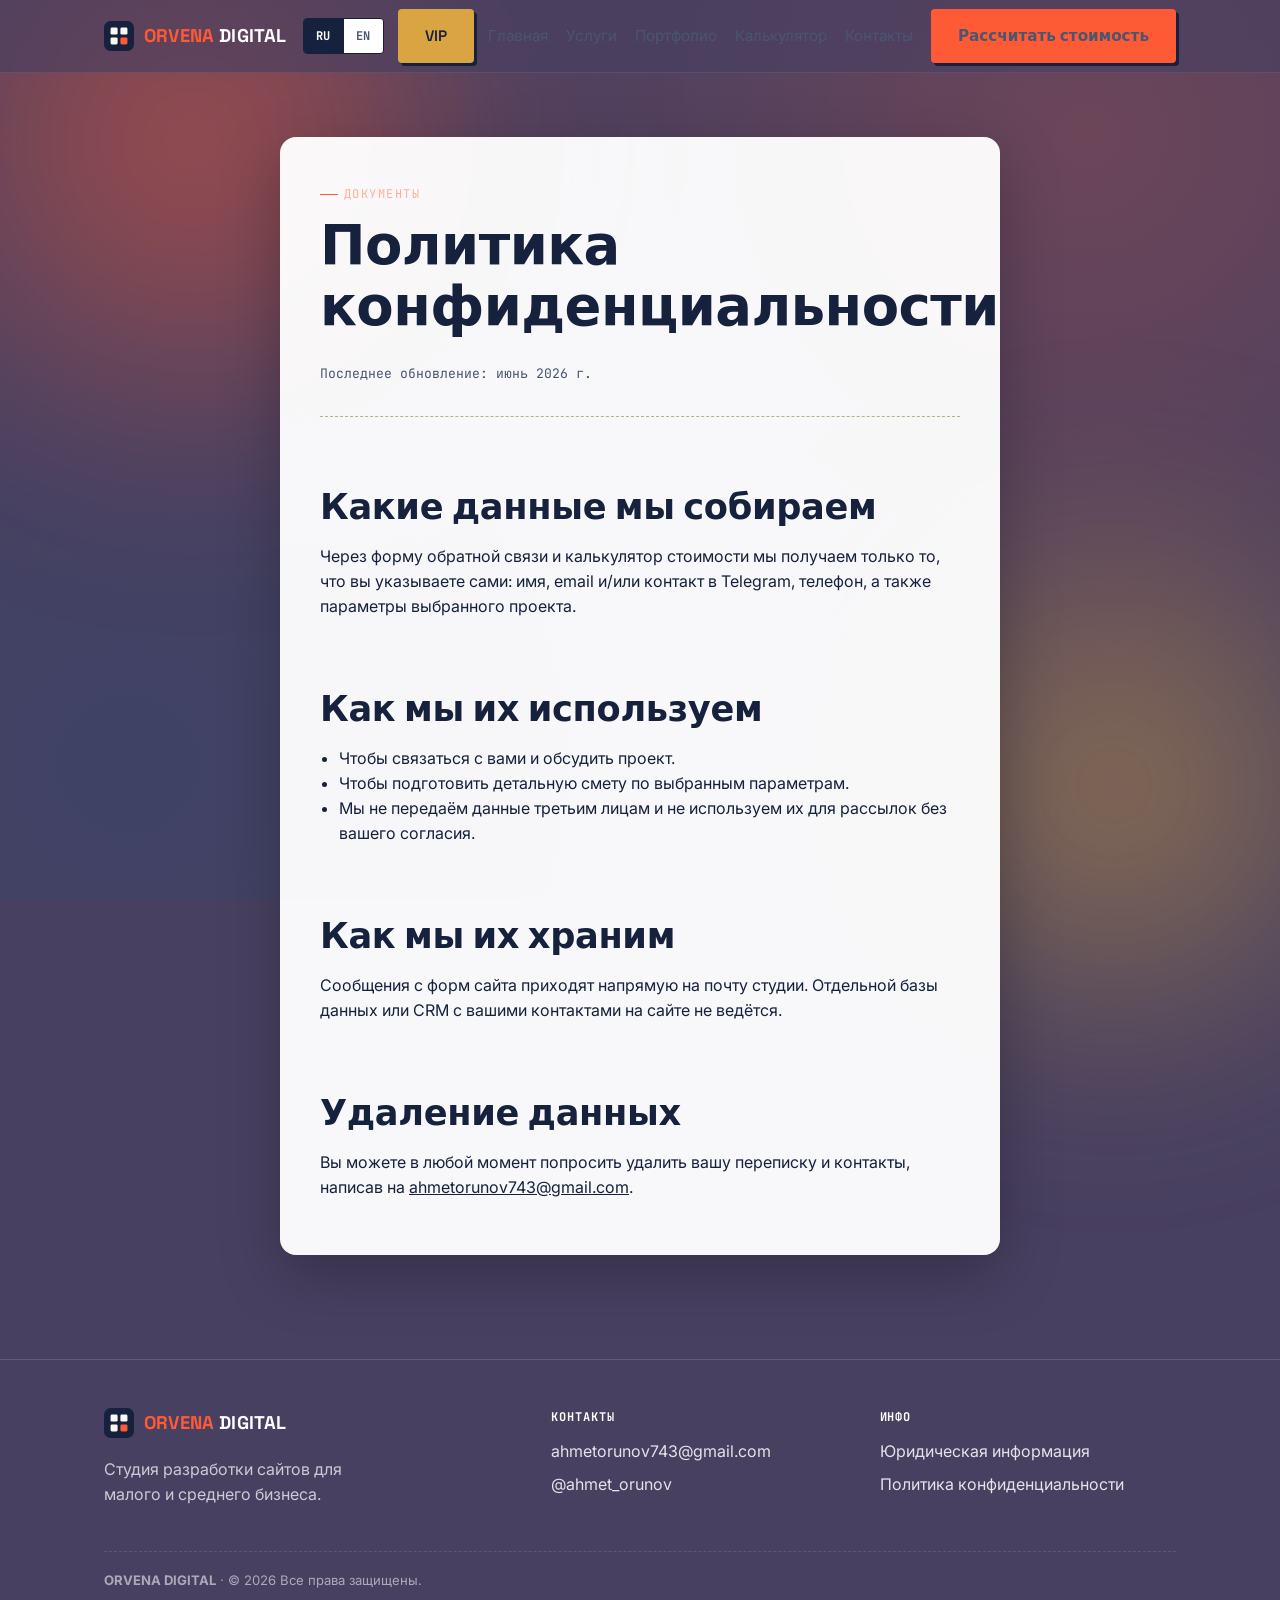
<file: privacy.html>
<!doctype html>
<html lang="ru">
<head>
  <meta charset="UTF-8">
  <meta name="viewport" content="width=device-width, initial-scale=1.0">
  <title>Политика конфиденциальности | ORVENA DIGITAL</title>
  <meta name="description" content="Какие данные собирает ORVENA DIGITAL, как они используются и как их удалить.">

  <link rel="icon" type="image/svg+xml" href="favicon.svg">
  <link rel="preconnect" href="https://fonts.googleapis.com">
  <link rel="preconnect" href="https://fonts.gstatic.com" crossorigin>
  <link href="https://fonts.googleapis.com/css2?family=Space+Grotesk:wght@500;700&family=Inter:wght@400;500;600&family=JetBrains+Mono:wght@400;600&display=swap" rel="stylesheet">
  <link rel="stylesheet" href="style.css">
</head>
<body>
  <a class="skip-link" href="#main" data-i18n="skip_link">Перейти к содержимому</a>

  <header class="site-header">
    <div class="wrap">
      <a class="logo" href="index.html">
        <svg class="logo-mark" viewBox="0 0 64 64" aria-hidden="true" focusable="false">
          <rect width="64" height="64" rx="14" fill="#16223D"/>
          <rect x="14" y="14" width="15" height="15" rx="3" fill="#FAF8F2"/>
          <rect x="35" y="14" width="15" height="15" rx="3" fill="#FAF8F2"/>
          <rect x="14" y="35" width="15" height="15" rx="3" fill="#FAF8F2"/>
          <rect x="35" y="35" width="15" height="15" rx="3" fill="#FF5A36"/>
        </svg>
        <span class="logo-text"><b>ORVENA</b> DIGITAL</span>
      </a>
      <div class="header-right">
        <div class="lang-toggle" data-lang-toggle role="group" aria-label="Язык / Language">
          <button type="button" class="lang-btn" data-lang="ru" aria-pressed="true">RU</button>
          <button type="button" class="lang-btn" data-lang="en" aria-pressed="false">EN</button>
        </div>
        <a class="btn btn-vip" href="vip.html" data-i18n="nav_vip">VIP</a>
      <button class="nav-toggle" aria-label="Открыть меню" aria-expanded="false">
        <span></span>
      </button>
      <nav class="main-nav">
        <ul>
          <li><a href="index.html" data-i18n="nav_home">Главная</a></li>
          <li><a href="index.html#services" data-i18n="nav_services">Услуги</a></li>
          <li><a href="index.html#portfolio" data-i18n="nav_portfolio">Портфолио</a></li>
          <li><a href="calculator.html" data-i18n="nav_calculator">Калькулятор</a></li>
          <li><a href="contacts.html" data-i18n="nav_contacts">Контакты</a></li>
        </ul>
        <a class="btn btn-primary" href="calculator.html" data-i18n="nav_cta">Рассчитать стоимость</a>
      </nav>
      </div>
    </div>
  </header>

  <main id="main">
    <section class="section">
      <div class="wrap prose">
        <p class="eyebrow">Документы</p>
        <h1>Политика конфиденциальности</h1>
        <p class="updated">Последнее обновление: июнь 2026 г.</p>
        <hr>

        <h2>Какие данные мы собираем</h2>
        <p>Через форму обратной связи и калькулятор стоимости мы получаем только то, что вы указываете сами: имя, email и/или контакт в Telegram, телефон, а также параметры выбранного проекта.</p>

        <h2>Как мы их используем</h2>
        <ul>
          <li>Чтобы связаться с вами и обсудить проект.</li>
          <li>Чтобы подготовить детальную смету по выбранным параметрам.</li>
          <li>Мы не передаём данные третьим лицам и не используем их для рассылок без вашего согласия.</li>
        </ul>

        <h2>Как мы их храним</h2>
        <p>Сообщения с форм сайта приходят напрямую на почту студии. Отдельной базы данных или CRM с вашими контактами на сайте не ведётся.</p>

        <h2>Удаление данных</h2>
        <p>Вы можете в любой момент попросить удалить вашу переписку и контакты, написав на <a href="mailto:ahmetorunov743@gmail.com">ahmetorunov743@gmail.com</a>.</p>
      </div>
    </section>
  </main>

  <footer class="site-footer">
    <div class="wrap">
      <div class="footer-grid">
        <div>
          <a class="logo" href="index.html">
        <svg class="logo-mark" viewBox="0 0 64 64" aria-hidden="true" focusable="false">
          <rect width="64" height="64" rx="14" fill="#16223D"/>
          <rect x="14" y="14" width="15" height="15" rx="3" fill="#FAF8F2"/>
          <rect x="35" y="14" width="15" height="15" rx="3" fill="#FAF8F2"/>
          <rect x="14" y="35" width="15" height="15" rx="3" fill="#FAF8F2"/>
          <rect x="35" y="35" width="15" height="15" rx="3" fill="#FF5A36"/>
        </svg>
        <span class="logo-text"><b>ORVENA</b> DIGITAL</span>
      </a>
          <p style="margin-top:12px; max-width:280px;" data-i18n="footer_tagline">Студия разработки сайтов для малого и среднего бизнеса.</p>
        </div>
        <div>
          <h4 data-i18n="footer_contacts_h">Контакты</h4>
          <ul>
            <li><a href="mailto:ahmetorunov743@gmail.com">ahmetorunov743@gmail.com</a></li>
            <li><a href="https://t.me/ahmet_orunov">@ahmet_orunov</a></li>
          </ul>
        </div>
        <div>
          <h4 data-i18n="footer_info_h">Инфо</h4>
          <ul>
            <li><a href="legal.html" data-i18n="footer_legal">Юридическая информация</a></li>
            <li><a href="privacy.html" data-i18n="footer_privacy">Политика конфиденциальности</a></li>
          </ul>
        </div>
      </div>
      <div class="footer-bottom">
        <span><b>ORVENA DIGITAL</b> · © <span data-year>2026</span> <span data-i18n="footer_rights">Все права защищены.</span></span>
      </div>
    </div>
  </footer>

  <script src="script.js"></script>
</body>
</html>
</file>
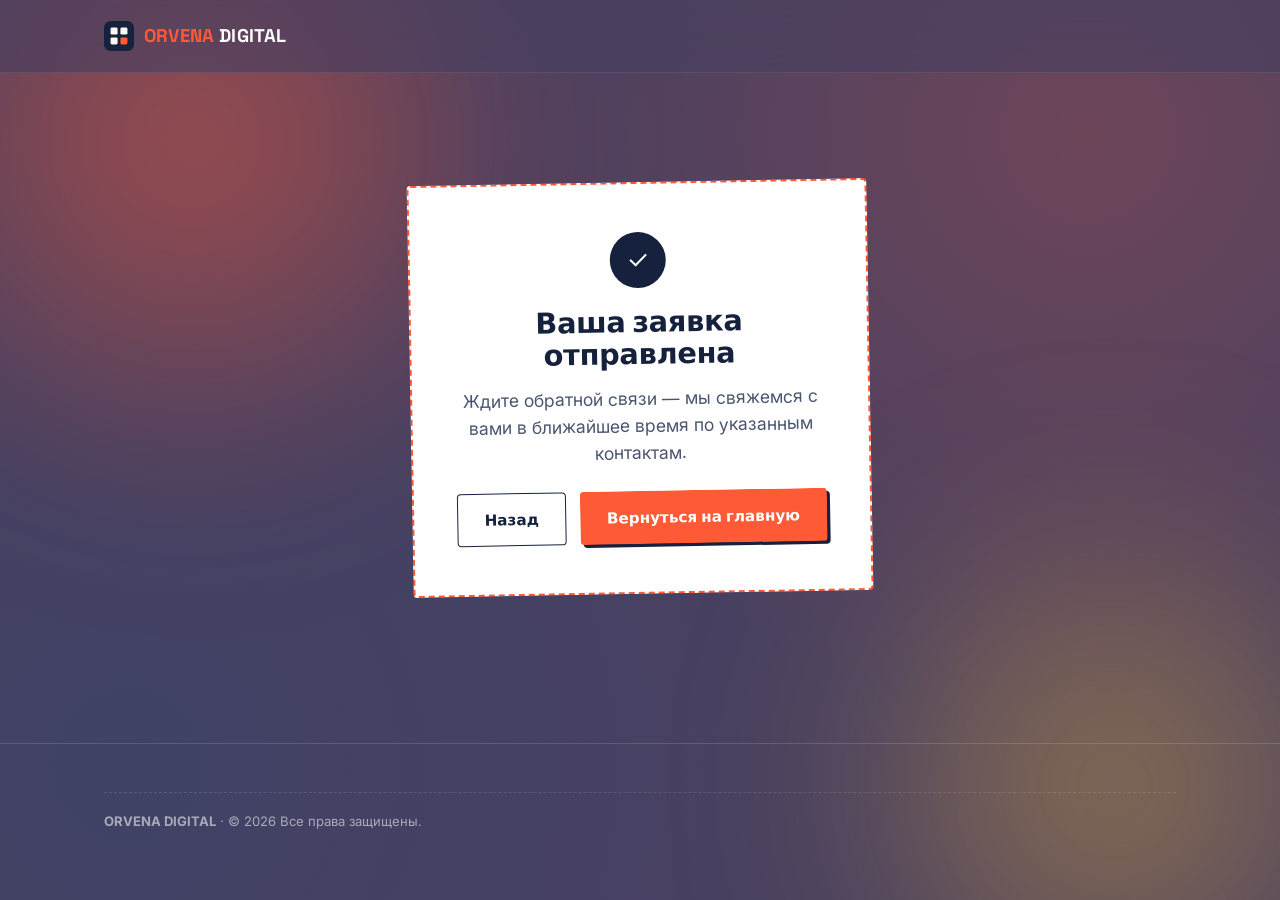
<file: thanks.html>
<!doctype html>
<html lang="ru">
<head>
  <meta charset="UTF-8">
  <meta name="viewport" content="width=device-width, initial-scale=1.0">
  <title>Заявка отправлена | ORVENA DIGITAL</title>
  <meta name="robots" content="noindex">

  <link rel="icon" type="image/svg+xml" href="favicon.svg">
  <link rel="preconnect" href="https://fonts.googleapis.com">
  <link rel="preconnect" href="https://fonts.gstatic.com" crossorigin>
  <link href="https://fonts.googleapis.com/css2?family=Space+Grotesk:wght@500;700&family=Inter:wght@400;500;600&family=JetBrains+Mono:wght@400;600&display=swap" rel="stylesheet">
  <link rel="stylesheet" href="style.css">
</head>
<body>
  <header class="site-header">
    <div class="wrap">
      <a class="logo" href="index.html">
        <svg class="logo-mark" viewBox="0 0 64 64" aria-hidden="true" focusable="false">
          <rect width="64" height="64" rx="14" fill="#16223D"/>
          <rect x="14" y="14" width="15" height="15" rx="3" fill="#FAF8F2"/>
          <rect x="35" y="14" width="15" height="15" rx="3" fill="#FAF8F2"/>
          <rect x="14" y="35" width="15" height="15" rx="3" fill="#FAF8F2"/>
          <rect x="35" y="35" width="15" height="15" rx="3" fill="#FF5A36"/>
        </svg>
        <span class="logo-text"><b>ORVENA</b> DIGITAL</span>
      </a>
    </div>
  </header>

  <main>
    <section class="thanks-screen">
      <div class="thanks-stamp">
        <div class="check">✓</div>
        <h1 style="font-size:1.8rem;">Ваша заявка отправлена</h1>
        <p class="lede" style="margin:0 auto;">Ждите обратной связи — мы свяжемся с вами в ближайшее время по указанным контактам.</p>
        <div class="hero-actions" style="justify-content:center; margin-top:24px;">
          <button class="btn btn-ghost" type="button" onclick="history.back()">Назад</button>
          <a class="btn btn-primary" href="index.html">Вернуться на главную</a>
        </div>
      </div>
    </section>
  </main>

  <footer class="site-footer">
    <div class="wrap">
      <div class="footer-bottom">
        <span><b>ORVENA DIGITAL</b> · © <span data-year>2026</span> <span data-i18n="footer_rights">Все права защищены.</span></span>
      </div>
    </div>
  </footer>

  <script src="script.js"></script>
</body>
</html>
</file>
<file: style.css>
/* ==========================================================================
   ORVENA DIGITAL — design tokens
   Основной сайт: тёмно-фиолетовый фон с плавающим градиентом, контент —
   на светлых "плавающих" панелях. VIP — отдельная, более насыщенная
   стилистика (см. блок VIP в конце файла).
   ========================================================================== */

:root{
  --paper:        #FAF8F2;
  --paper-dim:     #F1EDE2;
  --ink:           #16223D;
  --ink-soft:      #4A5670;
  --blueprint:     #2C4870;
  --blueprint-dk:  #16223D;
  --grid-line:     #DCD5C2;
  --signal:        #FF5A36;
  --signal-dk:     #E14523;
  --line-dashed:   #B9AE92;
  --vip-gold:      #D9A441;
  --vip-gold-dk:   #B9842A;
  --ink-2:         #1E2F52;

  --bg-page:       #484061;
  --bg-page-dim:   #3B3553;

  --font-display: "Space Grotesk", "Schibsted Grotesk", system-ui, sans-serif;
  --font-body:    "Inter", system-ui, -apple-system, sans-serif;
  --font-mono:    "JetBrains Mono", "Fira Code", ui-monospace, monospace;

  --radius: 4px;
  --max-w: 1120px;
}

@media (prefers-reduced-motion: reduce){
  *{ animation-duration: .001ms !important; animation-iteration-count: 1 !important; transition-duration: .001ms !important; }
}

*{ box-sizing: border-box; }
html{ scroll-behavior: smooth; }
body{
  margin: 0;
  position: relative;
  isolation: isolate;
  background-color: var(--bg-page);
  background-image:
    radial-gradient(circle at 85% 15%, rgba(255,90,54,.20), transparent 45%),
    radial-gradient(circle at 10% 85%, rgba(44,72,112,.30), transparent 45%);
  background-attachment: fixed;
  color: var(--ink);
  font-family: var(--font-body);
  font-size: 16px;
  line-height: 1.55;
  -webkit-font-smoothing: antialiased;
  overflow-x: hidden;
}
body::before, body::after{
  content: ""; position: fixed; z-index: -1; pointer-events: none;
  border-radius: 50%; filter: blur(95px); opacity: .55;
}
body::before{
  width: 58vw; height: 58vw; top: -18vw; left: -14vw;
  background: radial-gradient(circle, var(--signal) 0%, transparent 70%);
  animation: float-blob-a 28s ease-in-out infinite;
}
body::after{
  width: 50vw; height: 50vw; bottom: -16vw; right: -12vw;
  background: radial-gradient(circle, var(--vip-gold) 0%, transparent 70%);
  animation: float-blob-b 34s ease-in-out infinite;
}
@keyframes float-blob-a{
  0%, 100%{ transform: translate(0,0) scale(1); }
  50%{ transform: translate(7vw, 9vw) scale(1.18); }
}
@keyframes float-blob-b{
  0%, 100%{ transform: translate(0,0) scale(1); }
  50%{ transform: translate(-6vw, -7vw) scale(1.12); }
}

img{ max-width: 100%; display: block; }
a{ color: inherit; }

.wrap{
  max-width: var(--max-w);
  margin: 0 auto;
  padding: 0 24px;
}

h1, h2, h3{
  font-family: var(--font-display);
  font-weight: 700;
  line-height: 1.12;
  letter-spacing: -0.01em;
  margin: 0 0 .5em;
  color: var(--blueprint-dk);
}
h1{ font-size: clamp(2.1rem, 5vw, 3.4rem); }
h2{ font-size: clamp(1.6rem, 3.4vw, 2.2rem); }
h3{ font-size: 1.15rem; }
p{ margin: 0 0 1em; }
.lede{ font-size: 1.1rem; color: var(--ink-soft); max-width: 640px; }

.eyebrow{
  display: inline-flex;
  align-items: center;
  gap: .5em;
  font-family: var(--font-mono);
  font-size: .75rem;
  letter-spacing: .12em;
  text-transform: uppercase;
  color: var(--signal-dk);
  margin-bottom: .9em;
}
.eyebrow::before{
  content: "";
  width: 18px; height: 1px;
  background: var(--signal);
  display: inline-block;
}

/* ---------- Header / Nav ---------- */
.site-header{
  position: sticky; top: 0; z-index: 50;
  background: rgba(250,248,242,.92);
  backdrop-filter: blur(6px);
  border-bottom: 1px solid var(--grid-line);
}
.site-header .wrap{
  display: flex; align-items: center; justify-content: space-between;
  height: 72px;
}
.logo{
  display: inline-flex; align-items: center; gap: 10px;
  font-family: var(--font-display);
  font-weight: 700;
  font-size: 1.15rem;
  text-decoration: none;
  color: var(--blueprint-dk);
}
.logo b{ color: var(--signal); }
.logo-mark{ width: 30px; height: 30px; flex: 0 0 30px; display: block; }
.logo-text{ letter-spacing: .01em; }

.header-right{ display: flex; align-items: center; gap: 14px; }

/* ---------- Переключатель языка RU / EN ---------- */
.lang-toggle{
  display: inline-flex;
  border: 1.5px solid var(--ink);
  border-radius: var(--radius);
  overflow: hidden;
  flex: 0 0 auto;
}
.lang-btn{
  font-family: var(--font-mono);
  font-size: .75rem; font-weight: 700; letter-spacing: .04em;
  padding: 9px 12px;
  background: #fff; color: var(--ink-soft);
  border: none; cursor: pointer;
}
.lang-btn + .lang-btn{ border-left: 1.5px solid var(--ink); }
.lang-btn.is-active{ background: var(--ink); color: #fff; }
.lang-btn:focus-visible{ outline: 3px solid var(--blueprint); outline-offset: 2px; }

/* ---------- Кнопка VIP ---------- */
.btn-vip{
  background: var(--vip-gold); color: var(--ink);
  box-shadow: 3px 3px 0 0 var(--blueprint-dk);
}
.btn-vip:hover{ transform: translate(-2px,-2px); box-shadow: 5px 5px 0 0 var(--blueprint-dk); }

.nav-toggle{
  display: none;
  background: none; border: 1px solid var(--ink); border-radius: var(--radius);
  width: 40px; height: 40px; cursor: pointer;
  position: relative;
}
.nav-toggle span, .nav-toggle span::before, .nav-toggle span::after{
  content: ""; position: absolute; left: 9px; right: 9px; height: 2px; background: var(--ink);
}
.nav-toggle span{ top: 19px; }
.nav-toggle span::before{ top: -6px; }
.nav-toggle span::after{ top: 6px; }

.main-nav{
  display: flex; align-items: center; gap: 18px;
}
.main-nav ul{
  display: flex; gap: 18px; list-style: none; margin: 0; padding: 0;
  font-size: .95rem;
}
.main-nav a{
  text-decoration: none;
  color: var(--ink-soft);
}
.main-nav a:hover, .main-nav a.is-active{ color: var(--blueprint-dk); }
.main-nav a[aria-current="page"]{ color: var(--ink); font-weight: 600; }

/* ---------- Buttons ---------- */
.btn{
  display: inline-flex; align-items: center; justify-content: center; gap: .5em;
  font-family: var(--font-display);
  font-weight: 600;
  font-size: .95rem;
  padding: 14px 26px;
  border-radius: var(--radius);
  text-decoration: none;
  border: 1.5px solid transparent;
  cursor: pointer;
  transition: transform .15s ease, box-shadow .15s ease, background .15s ease;
}
.btn:focus-visible{ outline: 3px solid var(--blueprint); outline-offset: 2px; }
.btn-primary{
  background: var(--signal); color: #fff;
  box-shadow: 3px 3px 0 0 var(--blueprint-dk);
}
.btn-primary:hover{ transform: translate(-2px,-2px); box-shadow: 5px 5px 0 0 var(--blueprint-dk); }
.btn-ghost{
  background: transparent; border-color: var(--ink);
  color: var(--ink);
}
.btn-ghost:hover{ background: var(--ink); color: var(--paper); }
.btn-block{ width: 100%; }

/* ---------- Hero ---------- */
.hero{ padding: 64px 0 56px; }
.hero-grid{
  display: grid; grid-template-columns: 1.1fr .9fr; gap: 48px; align-items: center;
}
.hero-actions{ display: flex; flex-wrap: wrap; gap: 14px; margin-top: 28px; }
.hero-figure{
  position: relative;
  border: 1.5px solid var(--ink);
  border-radius: var(--radius);
  padding: 10px;
  background: #fff;
  transform: rotate(1deg);
}
.hero-figure img{ border-radius: 2px; }
.hero-figure::after{
  content: "FIG. 01 — MAKET";
  position: absolute; bottom: -12px; right: 14px;
  font-family: var(--font-mono); font-size: .65rem; letter-spacing: .08em;
  background: var(--paper); padding: 2px 8px; color: var(--ink-soft);
  border: 1px solid var(--grid-line);
}

/* ---------- Sections ---------- */
.section{ padding: 64px 0; }
.section-head{ max-width: 640px; margin-bottom: 40px; }

/* Service cards */
.card-grid{
  display: grid; grid-template-columns: repeat(3, 1fr); gap: 20px;
}
.service-card{
  background: #fff;
  border: 1.5px solid var(--ink);
  border-radius: var(--radius);
  padding: 28px;
  position: relative;
}
.service-card .price{
  font-family: var(--font-mono);
  font-size: 1.4rem;
  color: var(--signal-dk);
  margin-top: 14px;
}
.service-card .price span{ font-size: .8rem; color: var(--ink-soft); }
.service-tag{
  position: absolute; top: -11px; left: 24px;
  background: var(--blueprint-dk); color: #fff;
  font-family: var(--font-mono); font-size: .68rem; letter-spacing: .08em;
  padding: 3px 8px; border-radius: 2px;
}

/* Portfolio */
.portfolio-grid{
  display: grid; grid-template-columns: repeat(2, 1fr); gap: 24px;
}
.case-card{
  background: #fff; border: 1.5px solid var(--ink); border-radius: var(--radius);
  overflow: hidden;
}
.case-card figure{ margin: 0; border-bottom: 1.5px solid var(--ink); }
.case-card img{ width: 100%; aspect-ratio: 16/10; object-fit: cover; }
.case-card .case-body{ padding: 18px 20px; }
.case-type{
  font-family: var(--font-mono); font-size: .7rem; letter-spacing: .07em;
  text-transform: uppercase; color: var(--signal-dk);
}

/* CTA band */
.cta-band{
  background: var(--blueprint-dk);
  color: var(--paper);
  border-radius: var(--radius);
  padding: 48px;
  text-align: center;
  position: relative;
  overflow: hidden;
}
.cta-band h2{ color: #fff; }
.cta-band p{ color: #C8D0E0; max-width: 480px; margin-inline: auto; }
.cta-band::before{
  content: "";
  position: absolute; inset: 0;
  background-image: linear-gradient(rgba(255,255,255,.06) 1px, transparent 1px),
                     linear-gradient(90deg, rgba(255,255,255,.06) 1px, transparent 1px);
  background-size: 28px 28px;
  pointer-events: none;
}

/* ---------- Footer ---------- */
.site-footer{
  border-top: 1px solid var(--grid-line);
  padding: 48px 0 28px;
  margin-top: 40px;
}
.footer-grid{
  display: grid; grid-template-columns: 1.4fr 1fr 1fr; gap: 32px;
  padding-bottom: 28px;
}
.footer-grid h4{
  font-family: var(--font-mono); font-size: .75rem; letter-spacing: .08em;
  text-transform: uppercase; color: var(--ink-soft); margin: 0 0 12px;
}
.footer-grid ul{ list-style: none; margin: 0; padding: 0; }
.footer-grid li{ margin-bottom: 8px; }
.footer-grid a{ text-decoration: none; color: var(--ink-soft); }
.footer-grid a:hover{ color: var(--ink); }
.footer-bottom{
  border-top: 1px dashed var(--line-dashed);
  padding-top: 18px;
  display: flex; justify-content: space-between; flex-wrap: wrap; gap: 8px;
  font-size: .82rem; color: var(--ink-soft);
}

/* ---------- Calculator ---------- */
.calc-step{
  background: #fff; border: 1.5px solid var(--ink); border-radius: var(--radius);
  padding: 26px; margin-bottom: 20px;
}
.calc-step h3{ display: flex; align-items: baseline; gap: 10px; }
.calc-step h3 .num{
  font-family: var(--font-mono); color: var(--signal-dk); font-size: 1rem;
}
.option-grid{ display: grid; gap: 12px; margin-top: 14px; }
.option-card{
  display: flex; align-items: center; justify-content: space-between; gap: 12px;
  border: 1.5px solid var(--grid-line);
  border-radius: var(--radius);
  padding: 14px 16px;
  cursor: pointer;
  background: var(--paper-dim);
  transition: border-color .15s ease, background .15s ease;
}
.option-card:hover{ border-color: var(--blueprint); }
.option-card input{ accent-color: var(--signal); width: 18px; height: 18px; }
.option-card .opt-label{ font-weight: 600; }
.option-card .opt-price{ font-family: var(--font-mono); color: var(--ink-soft); }
.option-card:has(input:checked){
  border-color: var(--signal);
  background: #FFF1EC;
}
.option-card:has(input:checked) .opt-price{ color: var(--signal-dk); }

.calc-total-stamp{
  display: flex; align-items: center; justify-content: space-between; gap: 20px;
  background: var(--blueprint-dk); color: #fff;
  border-radius: var(--radius);
  padding: 26px 30px;
  margin: 28px 0;
}
.calc-total-stamp .label{
  font-family: var(--font-mono); font-size: .75rem; letter-spacing: .1em; text-transform: uppercase; color: #B9C4DC;
}
.calc-total-stamp .amount{
  font-family: var(--font-mono); font-size: 2.4rem; font-weight: 700;
  border: 2px dashed var(--signal);
  padding: 4px 18px;
  transform: rotate(-2deg);
  display: inline-block;
}
.calc-total-stamp .amount.pulse{ animation: pulse .35s ease; }
@keyframes pulse{ 0%{ transform: rotate(-2deg) scale(1); } 50%{ transform: rotate(-2deg) scale(1.06); } 100%{ transform: rotate(-2deg) scale(1); } }

.field label{
  display: block; font-size: .85rem; font-weight: 600; margin-bottom: 6px; color: var(--ink-soft);
}
.field input, .field textarea, .field select{
  width: 100%;
  font-family: var(--font-body);
  font-size: 1rem;
  padding: 12px 14px;
  border: 1.5px solid var(--ink);
  border-radius: var(--radius);
  background: #fff;
  color: var(--ink);
}
.field input:focus, .field textarea:focus{
  outline: 3px solid var(--blueprint); outline-offset: 1px;
}
.field-row{ display: grid; grid-template-columns: 1fr 1fr; gap: 16px; }
.form-note{ font-size: .82rem; color: var(--ink-soft); margin-top: 10px; }
.form-status{ margin-top: 14px; font-weight: 600; }
.form-status.ok{ color: #1A7A4C; }
.form-status.err{ color: var(--signal-dk); }

/* Способ связи: переключатель Telegram / WhatsApp */
[hidden]{ display: none !important; }
.method-toggle{
  display: flex; gap: 10px; margin: 8px 0 14px;
}
.method-option{
  flex: 1; position: relative; text-align: center;
  padding: 11px 12px;
  border: 1.5px solid var(--ink);
  border-radius: var(--radius);
  font-weight: 600; font-size: .92rem;
  cursor: pointer;
  background: var(--paper-dim);
  transition: background .15s ease, color .15s ease, border-color .15s ease;
}
.method-option input{
  position: absolute; inset: 0; opacity: 0; margin: 0; cursor: pointer;
}
.method-option:has(input:checked){
  background: var(--signal); color: #fff; border-color: var(--signal-dk);
}
.method-option:has(input:focus-visible){ outline: 3px solid var(--blueprint); outline-offset: 2px; }

.method-field{ margin-top: 4px; }
.method-field label{
  display: block; font-size: .85rem; font-weight: 600; margin-bottom: 6px; color: var(--ink-soft);
}

.input-prefix{ display: flex; }
.input-prefix .prefix{
  display: flex; align-items: center;
  padding: 0 14px;
  border: 1.5px solid var(--ink); border-right: none;
  border-radius: var(--radius) 0 0 var(--radius);
  background: var(--paper-dim);
  font-family: var(--font-mono); font-weight: 700; color: var(--ink-soft);
}
.input-prefix input{ border-radius: 0 var(--radius) var(--radius) 0; }

.phone-row{ display: flex; }
.phone-row input{ flex: 1; border-radius: 0 var(--radius) var(--radius) 0; }
.phone-row input:disabled,
.input-prefix input:disabled{ background: var(--paper-dim); color: var(--ink-soft); cursor: not-allowed; }

/* Компактный выбор кода страны: свёрнут — только код (+993),
   развёрнут — список с названиями стран и кодами */
.country-select{ position: relative; flex: 0 0 96px; }
.country-select-btn{
  width: 100%; height: 100%;
  display: flex; align-items: center; gap: 6px;
  padding: 12px 10px;
  border: 1.5px solid var(--ink); border-right: none;
  border-radius: var(--radius) 0 0 var(--radius);
  background: #fff;
  font-family: var(--font-mono); font-size: .85rem; font-weight: 700; color: var(--ink);
  cursor: pointer; text-align: left;
}
.country-select-btn::after{ content: "▾"; margin-left: auto; font-size: .7em; color: var(--ink-soft); }
.country-select-btn:disabled{ background: var(--paper-dim); color: var(--ink-soft); cursor: not-allowed; }
.country-select-btn:focus-visible{ outline: 3px solid var(--blueprint); outline-offset: 2px; }

.country-select-list{
  position: absolute; top: calc(100% + 6px); left: 0; z-index: 20;
  width: 240px; max-height: 260px; overflow-y: auto;
  margin: 0; padding: 6px; list-style: none;
  background: #fff; border: 1.5px solid var(--ink); border-radius: var(--radius);
  box-shadow: 0 10px 28px rgba(20, 24, 38, .16);
}
.country-select-list li{
  display: flex; align-items: center; justify-content: space-between; gap: 10px;
  padding: 9px 10px; border-radius: 6px;
  font-size: .92rem; cursor: pointer;
}
.country-select-list li:hover,
.country-select-list li:focus{ background: var(--blueprint); color: #fff; outline: none; }
.country-select-list li[aria-selected="true"]{ font-weight: 700; background: var(--paper-dim); }
.country-select-list li[aria-selected="true"]:hover,
.country-select-list li[aria-selected="true"]:focus{ background: var(--blueprint); color: #fff; }

/* ---------- Страница "заявка отправлена" ---------- */
.thanks-screen{
  min-height: 70vh;
  display: flex; align-items: center; justify-content: center;
  text-align: center; padding: 40px 24px;
}
.thanks-stamp{
  border: 2px dashed var(--signal);
  border-radius: var(--radius);
  padding: 48px 40px;
  background: #fff;
  max-width: 460px;
  transform: rotate(-1deg);
}
.thanks-stamp .check{
  width: 56px; height: 56px; margin: 0 auto 18px;
  border-radius: 50%;
  background: var(--blueprint-dk);
  color: #fff;
  display: flex; align-items: center; justify-content: center;
  font-size: 1.6rem;
}

/* ---------- Contacts page ---------- */
.contact-grid{ display: grid; grid-template-columns: .9fr 1.1fr; gap: 40px; align-items: start; }
.contact-list{ list-style: none; margin: 0; padding: 0; }
.contact-list li{
  display: flex; gap: 14px; padding: 14px 0; border-bottom: 1px dashed var(--line-dashed);
}
.contact-list .ico{
  font-family: var(--font-mono); color: var(--signal-dk); width: 22px; flex-shrink: 0;
}
.map-frame{
  margin-top: 18px; border: 1.5px solid var(--ink); border-radius: var(--radius);
  overflow: hidden; background: #fff;
}
.map-frame iframe{ width: 100%; height: 260px; border: 0; display: block; }

/* ---------- Legal / prose pages ---------- */
.prose{ max-width: 720px; }
.prose h2{ margin-top: 2em; }
.prose ul{ padding-left: 1.2em; }
.prose hr{ border: none; border-top: 1px dashed var(--line-dashed); margin: 2em 0; }
.updated{
  font-family: var(--font-mono); font-size: .82rem; color: var(--ink-soft);
}

/* ==========================================================================
   VIP-страница — отдельная стилистика, намеренно отличается от
   основного сайта: глубокий бордовый "бархат", золото, орнамент.
   Образ — отреставрированный старинный особняк, а не айти-стартап.
   ========================================================================== */
.vip-page{
  --vip-wine:      #2A1620;
  --vip-wine-2:    #3A1F2C;
  --vip-wine-3:    #4A2737;
  --vip-cream:     #F5E9D8;
  --vip-gold-soft: #F0D58C;

  background-color: var(--vip-wine);
  background-image:
    radial-gradient(circle at 50% 0%, rgba(217,164,65,.16), transparent 55%),
    url("data:image/svg+xml,%3Csvg xmlns='http://www.w3.org/2000/svg' width='84' height='84'%3E%3Cg fill='none' stroke='%23D9A441' stroke-opacity='0.16' stroke-width='1'%3E%3Cpath d='M42 4 L80 42 L42 80 L4 42 Z'/%3E%3Ccircle cx='42' cy='42' r='3' fill='%23D9A441' fill-opacity='0.22' stroke='none'/%3E%3C/g%3E%3C/svg%3E");
  background-size: auto, 84px 84px;
  color: var(--vip-cream);
}
body.vip-page::before, body.vip-page::after{ display: none; }

.vip-page .site-header{
  background: rgba(42,22,32,.7);
  border-bottom: 1px solid rgba(217,164,65,.25);
}
.vip-page .logo, .vip-page .logo-text{ color: var(--vip-cream); }
.vip-page .lang-btn{ background: var(--vip-wine-2); color: var(--vip-cream); border-color: rgba(217,164,65,.35); }
.vip-page .lang-btn.is-active{ background: var(--vip-gold); color: var(--vip-wine); }
.vip-page .lang-btn + .lang-btn{ border-left-color: rgba(217,164,65,.35); }

.vip-back{
  display: inline-flex; align-items: center; gap: 8px;
  font-family: var(--font-mono); font-size: .82rem; letter-spacing: .03em;
  color: var(--vip-gold-soft); text-decoration: none;
  padding: 8px 4px;
}
.vip-back:hover{ color: var(--vip-cream); }
.vip-back svg{ width: 16px; height: 16px; }

.vip-shell{ max-width: 660px; margin: 0 auto; padding: 24px 24px 96px; }

.vip-eyebrow{
  font-family: "Playfair Display", var(--font-display), serif;
  font-style: italic; font-weight: 700;
  font-size: .95rem; letter-spacing: .04em;
  color: var(--vip-gold-soft); margin: 28px 0 14px;
}
.vip-h1{
  font-family: "Playfair Display", var(--font-display), serif;
  font-weight: 700;
  font-size: clamp(2.1rem, 5vw, 3rem); line-height: 1.15; margin: 0 0 18px;
  color: var(--vip-cream);
}
.vip-lede{ color: rgba(245,233,216,.82); font-size: 1.05rem; line-height: 1.65; margin: 0 0 32px; max-width: 540px; }

.vip-perks{ list-style: none; margin: 0 0 36px; padding: 0; display: grid; gap: 14px; }
.vip-perks li{
  display: flex; gap: 12px; align-items: baseline;
  font-size: .96rem; color: rgba(245,233,216,.92);
}
.vip-perks li::before{ content: "✦"; color: var(--vip-gold); flex: 0 0 auto; font-size: .85em; }

/* Карточка-"рама": двойная золотая рамка, как у старинного сертификата */
.vip-card{
  background: linear-gradient(180deg, var(--vip-wine-2), var(--vip-wine-3));
  border: 1px solid rgba(217,164,65,.45);
  outline: 1px solid rgba(217,164,65,.18);
  outline-offset: 6px;
  border-radius: 4px;
  padding: 34px;
  position: relative;
  margin-bottom: 6px;
}
.vip-card::before, .vip-card::after{
  content: "❖"; position: absolute; color: var(--vip-gold); font-size: 1rem; opacity: .8;
}
.vip-card::before{ top: -11px; left: -11px; }
.vip-card::after{ bottom: -11px; right: -11px; }

.vip-google-btn{
  display: flex; align-items: center; justify-content: center; gap: 10px;
  width: 100%; padding: 15px 20px;
  background: var(--vip-cream); color: #1f1f1f;
  border: none; border-radius: 3px;
  font-family: var(--font-body); font-size: .95rem; font-weight: 600;
  cursor: pointer;
  box-shadow: 0 6px 18px rgba(0,0,0,.35);
}
.vip-google-btn:hover{ background: #fff; }
.vip-google-btn:focus-visible{ outline: 3px solid var(--vip-gold); outline-offset: 2px; }
.vip-google-btn svg{ width: 20px; height: 20px; flex: 0 0 20px; }

.vip-divider{
  display: flex; align-items: center; gap: 12px; margin: 24px 0;
  font-family: "Playfair Display", serif; font-style: italic; font-size: .85rem;
  color: rgba(245,233,216,.5);
}
.vip-divider::before, .vip-divider::after{ content:""; flex:1; height:1px; background: rgba(217,164,65,.3); }

.vip-email-toggle{
  display: block; margin: 0 auto; background: none; border: none;
  color: rgba(245,233,216,.6); font-size: .85rem; text-decoration: underline;
  cursor: pointer; padding: 4px;
}
.vip-email-form{ display: none; gap: 10px; margin-top: 14px; }
.vip-email-form.is-open{ display: flex; }
.vip-email-form input{
  flex: 1; padding: 12px 14px; border-radius: 3px;
  border: 1px solid rgba(217,164,65,.4); background: var(--vip-wine);
  color: var(--vip-cream); font-family: var(--font-body);
}
.vip-email-form input::placeholder{ color: rgba(245,233,216,.4); }
.vip-email-form button{
  padding: 12px 18px; border-radius: 3px; border: 1px solid var(--vip-gold);
  background: transparent; color: var(--vip-gold-soft); font-weight: 700; cursor: pointer;
}

.vip-note{ margin-top: 16px; font-size: .8rem; color: rgba(245,233,216,.45); text-align: center; }
.vip-note[data-gsi-status="error"]{ color: #E8A0A0; }

/* ---------- Личный кабинет (после входа) ---------- */
.vip-dashboard{ display: none; }
.vip-dashboard.is-active{ display: block; }
.vip-gate.is-hidden{ display: none; }

.vip-greet{
  display: flex; align-items: center; justify-content: space-between; gap: 16px;
  margin-bottom: 8px; flex-wrap: wrap;
}
.vip-greet-user{ display: flex; align-items: center; gap: 12px; }
.vip-greet-avatar{
  width: 42px; height: 42px; border-radius: 50%; background: var(--vip-gold);
  color: var(--vip-wine); display: flex; align-items: center; justify-content: center;
  font-weight: 700; font-family: "Playfair Display", serif; flex: 0 0 42px;
}
.vip-signout{ background:none; border:none; color: rgba(245,233,216,.5); font-size:.82rem; text-decoration: underline; cursor: pointer; }

.vip-benefits{ display: grid; gap: 16px; grid-template-columns: repeat(2, 1fr); margin: 28px 0 32px; }
.vip-benefit{
  background: var(--vip-wine-2); border: 1px solid rgba(217,164,65,.25); border-radius: 4px;
  padding: 18px;
}
.vip-benefit b{ display:block; font-family: "Playfair Display", serif; margin-bottom:6px; color: var(--vip-cream); }
.vip-benefit span{ font-size: .88rem; color: rgba(245,233,216,.65); }

.vip-status-row{ display:flex; align-items:center; gap:10px; margin-bottom:18px; flex-wrap: wrap; }
.vip-status-badge{
  font-family: var(--font-mono); font-size: .78rem; letter-spacing:.04em;
  padding: 6px 12px; border-radius: 999px; background: rgba(245,233,216,.1); color: rgba(245,233,216,.8);
}
.vip-status-badge[data-status="pending"]{ background: rgba(217,164,65,.22); color: var(--vip-gold-soft); }
.vip-status-badge[data-status="done"]{ background: rgba(79,216,155,.18); color: #4FD89B; }

.vip-submit-btn{
  width: 100%; padding: 16px; border-radius: 3px; border: 1px solid var(--vip-gold);
  background: var(--vip-gold); color: var(--vip-wine); font-weight: 700; font-size: 1rem;
  font-family: "Playfair Display", serif;
  cursor: pointer; box-shadow: 0 8px 22px rgba(0,0,0,.4);
}
.vip-submit-btn:hover{ background: var(--vip-gold-soft); }
.vip-submit-btn:disabled{ opacity:.6; cursor:not-allowed; }

/* ---------- VIP-калькулятор ---------- */
.vip-calc-step{
  background: var(--vip-wine-2); border: 1px solid rgba(217,164,65,.25); border-radius: 6px;
  padding: 22px; margin-bottom: 16px;
}
.vip-calc-step h3{
  font-family: "Playfair Display", serif; color: var(--vip-cream);
  font-size: 1.05rem; margin: 0 0 14px;
}
.vip-calc-step .num{ color: var(--vip-gold); font-family: var(--font-mono); margin-right: 6px; }
.vip-option-grid{ display: grid; gap: 10px; }
.vip-option-card{
  display: flex; align-items: center; justify-content: space-between; gap: 12px;
  border: 1px solid rgba(217,164,65,.3); border-radius: 4px; padding: 14px 16px;
  cursor: pointer; background: var(--vip-wine);
}
.vip-option-card:has(input:checked){
  border-color: var(--vip-gold); background: rgba(217,164,65,.14);
}
.vip-option-card input{ accent-color: var(--vip-gold); }
.vip-opt-label{ font-weight: 600; color: var(--vip-cream); }
.vip-opt-meta{ display:flex; flex-direction:column; align-items:flex-end; gap:2px; }
.vip-opt-price{ font-family: var(--font-mono); color: var(--vip-gold-soft); font-weight:700; }
.vip-opt-time{ font-size: .75rem; color: rgba(245,233,216,.55); }

.vip-total-card{
  background: linear-gradient(135deg, var(--vip-wine-3), var(--vip-wine-2));
  border: 1px solid var(--vip-gold); border-radius: 6px;
  padding: 24px; text-align: center; margin: 20px 0;
}
.vip-total-amount{ font-family:"Playfair Display", serif; font-size: 2.2rem; color: var(--vip-gold-soft); }
.vip-total-time{ font-size: .88rem; color: rgba(245,233,216,.75); margin-top: 6px; }
.vip-total-note{ font-size: .78rem; color: rgba(245,233,216,.5); margin-top: 10px; line-height: 1.5; }

@media (max-width: 560px){
  .vip-benefits{ grid-template-columns: 1fr; }
  .vip-shell{ padding: 16px 18px 72px; }
  .vip-card{ padding: 24px; outline-offset: 4px; }
}
.skip-link{
  position: absolute; left: -999px; top: 0;
  background: var(--signal); color: #fff; padding: 10px 16px; z-index: 100;
}
.skip-link:focus{ left: 12px; top: 12px; }

/* ---------- Responsive ---------- */
@media (max-width: 860px){
  .hero-grid{ grid-template-columns: 1fr; }
  .card-grid{ grid-template-columns: 1fr; }
  .portfolio-grid{ grid-template-columns: 1fr; }
  .footer-grid{ grid-template-columns: 1fr; gap: 22px; }
  .contact-grid{ grid-template-columns: 1fr; }
  .field-row{ grid-template-columns: 1fr; }
}
@media (max-width: 900px){
  .nav-toggle{ display: block; }
  .main-nav{
    position: fixed; inset: 72px 0 auto 0;
    background: var(--paper);
    border-bottom: 1px solid var(--grid-line);
    flex-direction: column; align-items: stretch;
    padding: 16px 24px 24px;
    transform: translateY(-12px);
    opacity: 0; pointer-events: none;
    transition: opacity .18s ease, transform .18s ease;
  }
  .main-nav.is-open{ opacity: 1; transform: translateY(0); pointer-events: auto; }
  .main-nav ul{ flex-direction: column; gap: 4px; }
  .main-nav ul a{ display: block; padding: 10px 0; }
  .main-nav .btn{ margin-top: 10px; }
  .calc-total-stamp{ flex-direction: column; align-items: flex-start; gap: 12px; }
}
@media (max-width: 480px){
  .header-right{ gap: 8px; }
  .logo-text{ font-size: .95rem; }
  .lang-btn{ padding: 8px 9px; font-size: .7rem; }
  .btn-vip{ padding: 10px 14px; font-size: .85rem; }
}

/* ==========================================================================
   Контраст на новом тёмном фоне.
   Карточки (.service-card, .case-card, .calc-step и т.д.) остаются
   светлыми внутри — их текст не трогаем. Эти правила — только для
   заголовков/текста, который лежит "голым" прямо на фоне страницы.
   ========================================================================== */
.site-header{
  background: rgba(72,64,97,.62);
  backdrop-filter: blur(16px);
  -webkit-backdrop-filter: blur(16px);
  border-bottom: 1px solid rgba(255,255,255,.08);
}
.site-header .logo{ color: #fff; }
.site-header .logo-text{ color: #fff; }

.eyebrow{ color: #FFB199; }

.hero h1, .page-intro h1,
.hero .lede, .page-intro .lede{ color: #fff; }
.hero .lede, .page-intro .lede{ color: rgba(255,255,255,.82); }

.section-head h2{ color: #fff; }

/* Контакты: две колонки оборачиваем в светлые "плавающие" панели,
   чтобы текст и список координат остались читаемыми. */
.contact-grid > div{
  background: rgba(255,255,255,.94);
  backdrop-filter: blur(14px);
  border-radius: 14px;
  padding: 28px;
}
@media (max-width: 720px){
  .contact-grid > div{ padding: 22px; }
}

/* Юридические страницы: весь текст — на светлой "бумажной" панели. */
.prose{
  background: rgba(255,255,255,.96);
  border-radius: 16px;
  padding: 40px;
  box-shadow: 0 20px 60px rgba(0,0,0,.25);
}
@media (max-width: 600px){
  .prose{ padding: 26px; }
}

.site-footer{ border-top-color: rgba(255,255,255,.14); color: rgba(255,255,255,.72); }
.site-footer .logo, .site-footer .logo-text{ color: #fff; }
.site-footer h4{ color: #fff; }
.site-footer a{ color: rgba(255,255,255,.85); }
.site-footer a:hover{ color: var(--vip-gold); }
.footer-bottom{ border-top-color: rgba(255,255,255,.12) !important; color: rgba(255,255,255,.55) !important; }
</file>
